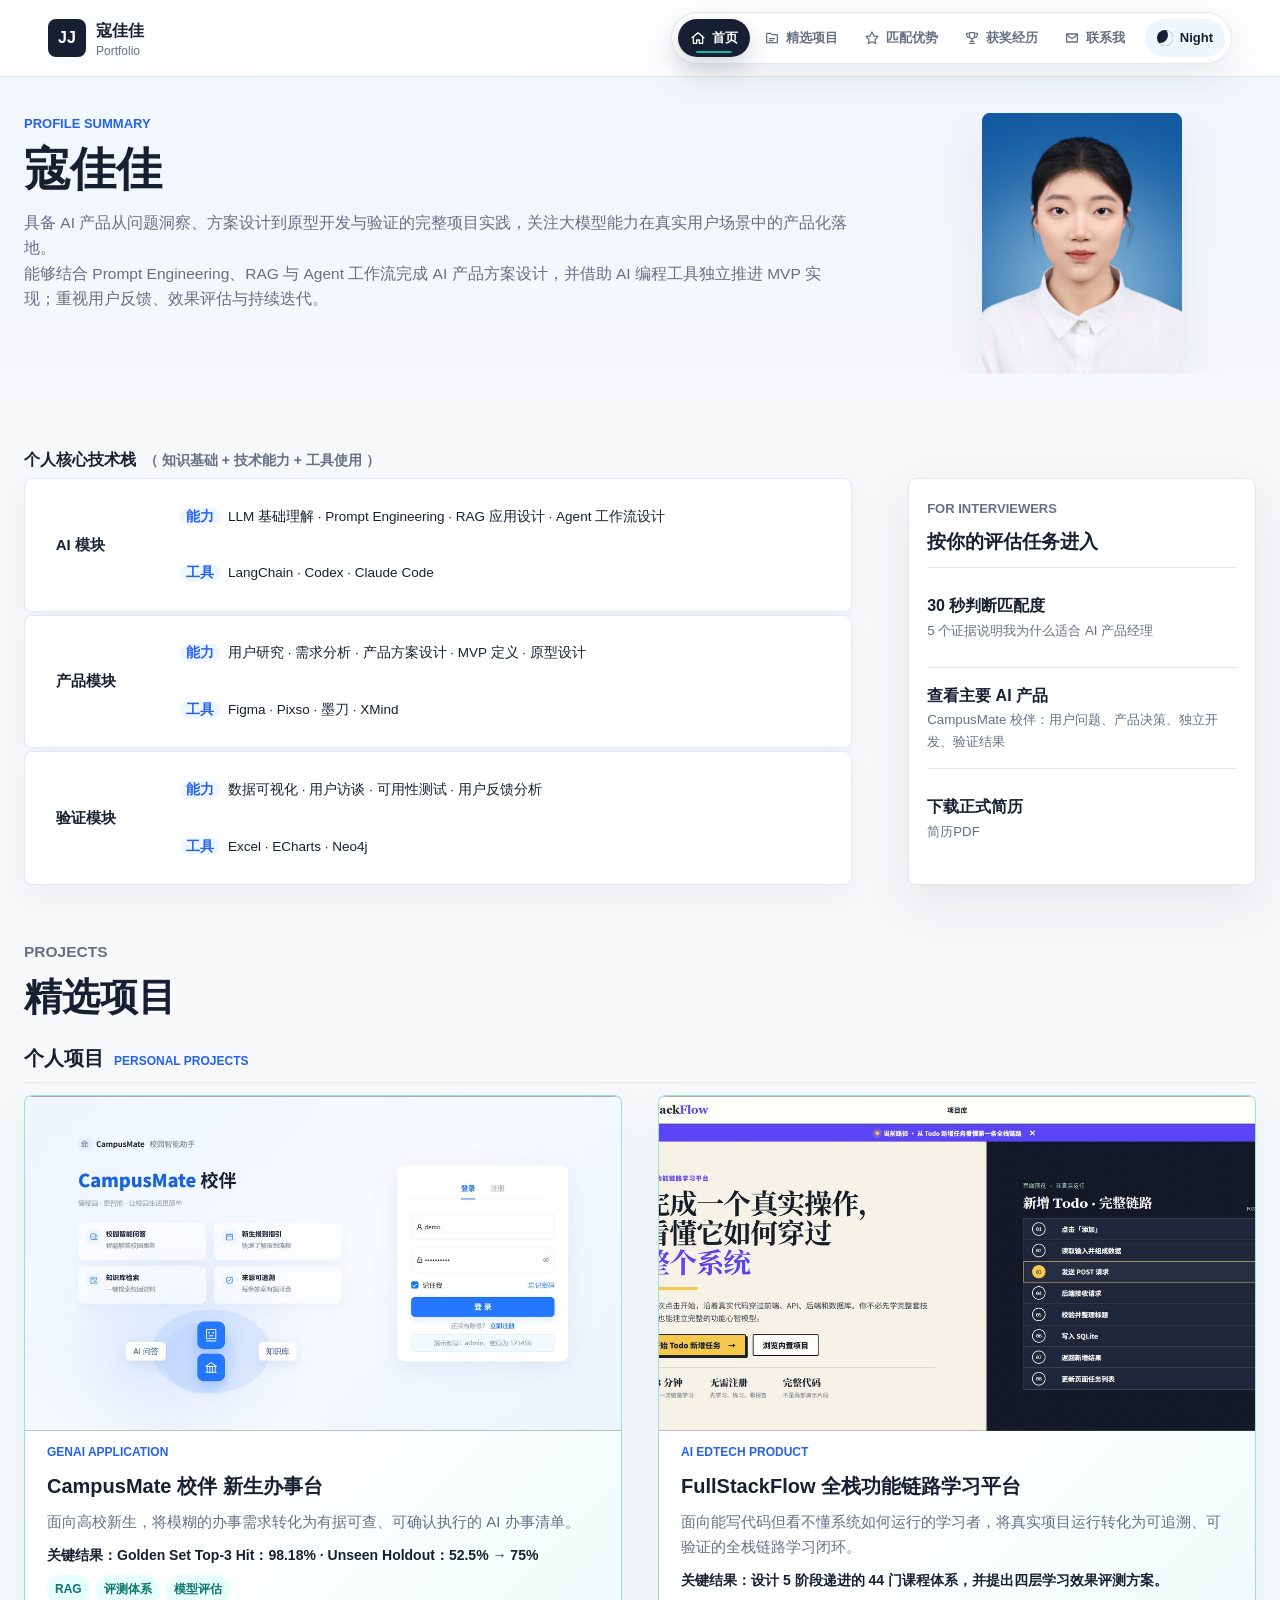
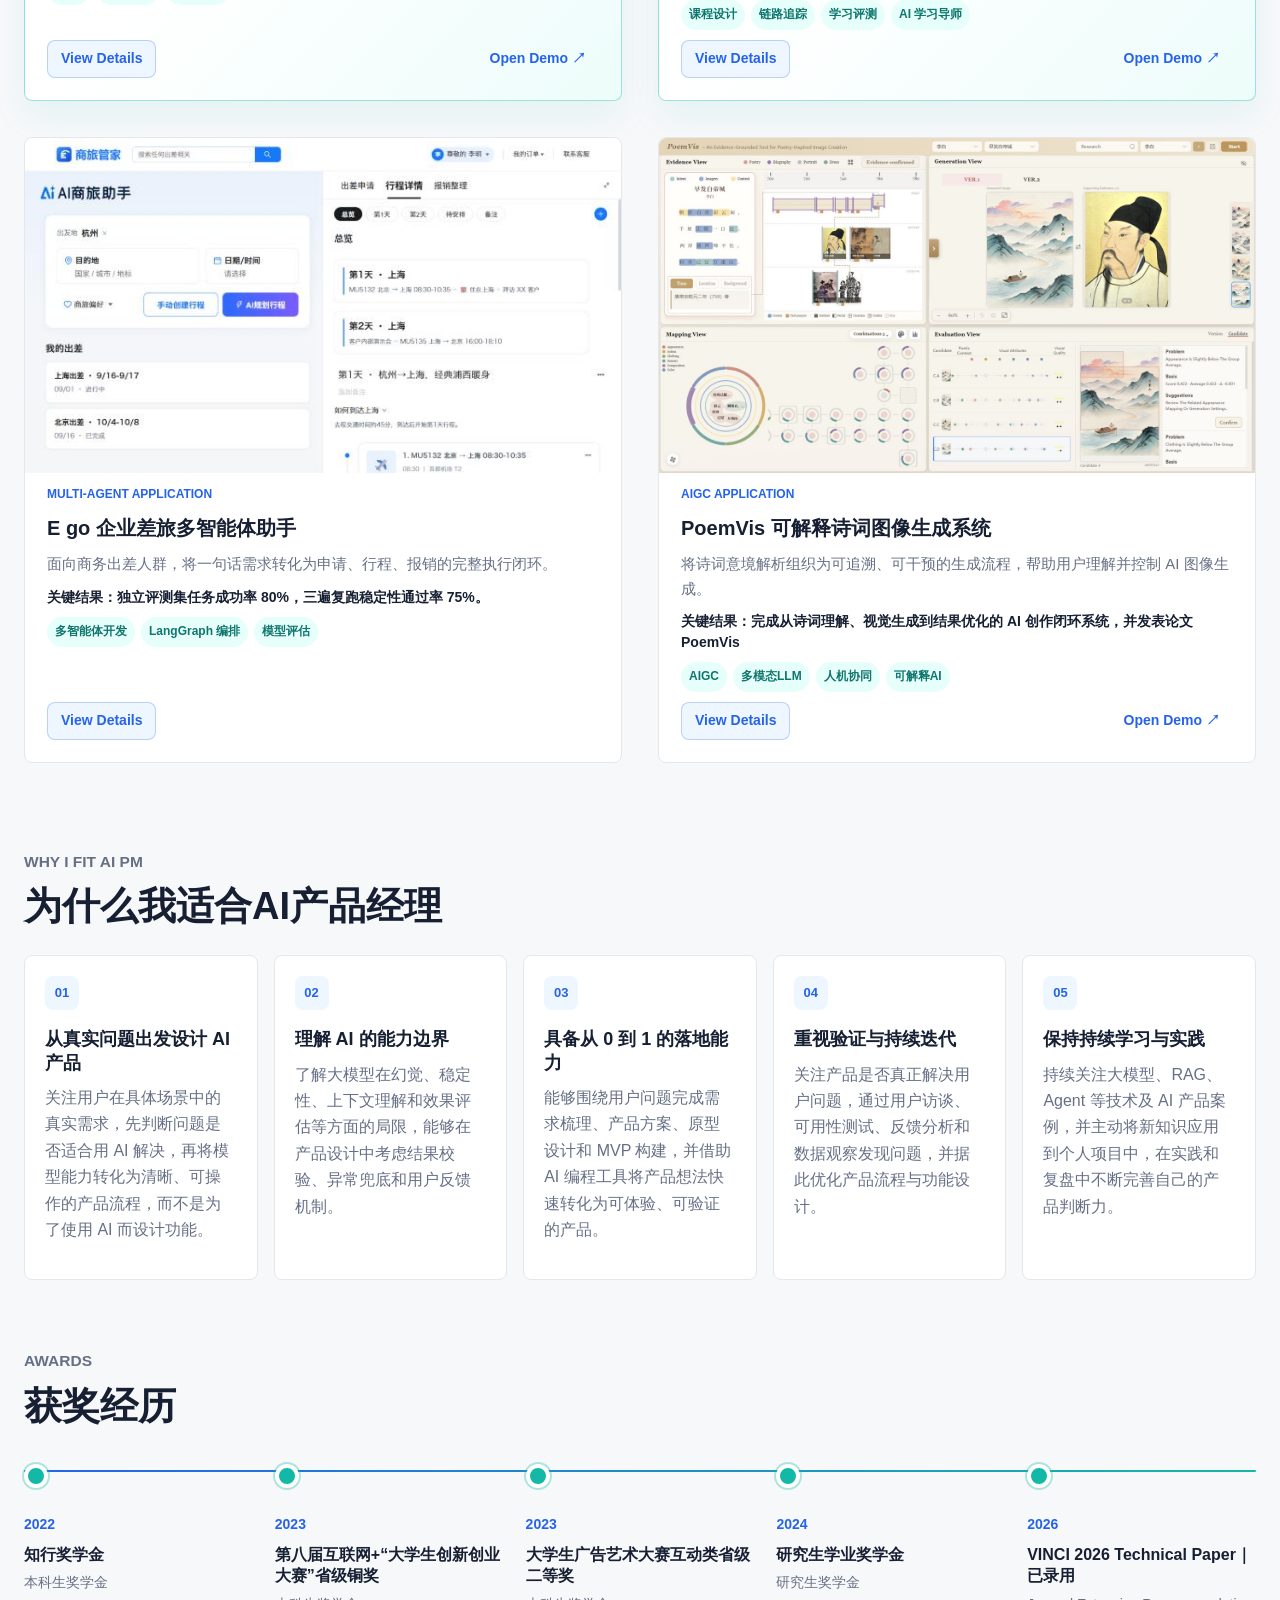
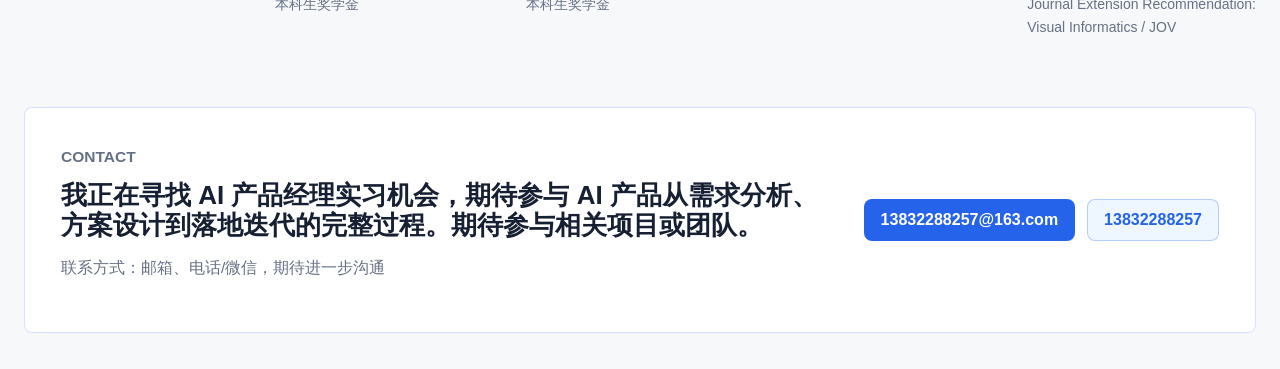
<file: index.html>
<!doctype html>
<html lang="zh-CN">
  <head>
    <meta charset="utf-8">
    <meta name="viewport" content="width=device-width, initial-scale=1">
    <title>寇佳佳 | Portfolio</title>
    <meta
      name="description"
      content="个人作品集模板：聚焦真实产品交付、AI 产品能力、数据决策、跨团队推进与产品案例复盘。"
    >
    <link rel="stylesheet" href="styles.css">
  </head>
  <body>
    <header class="site-header">
      <a class="brand" href="#top" aria-label="回到首页">
        <span class="brand-mark">JJ</span>
        <span>
          <strong>寇佳佳</strong>
          <small>Portfolio</small>
        </span>
      </a>

      <div class="nav-dock" aria-label="页面导航与主题切换">
        <nav class="nav-links" aria-label="主导航">
          <a href="#top" data-section="top">
            <span class="nav-icon" aria-hidden="true">
              <svg viewBox="0 0 24 24"><path d="M3 11.5 12 4l9 7.5"/><path d="M5 10.5V20h5v-5h4v5h5v-9.5"/></svg>
            </span>
            <span>首页</span>
          </a>
          <a href="#case-studies" data-section="case-studies">
            <span class="nav-icon" aria-hidden="true">
              <svg viewBox="0 0 24 24"><path d="M4 5h6l2 2h8v12H4V5Z"/><path d="M8 13h8"/><path d="M8 16h5"/></svg>
            </span>
            <span>精选项目</span>
          </a>
          <a href="#pm-fit" data-section="pm-fit">
            <span class="nav-icon" aria-hidden="true">
              <svg viewBox="0 0 24 24"><path d="M12 3l3 6 6 .9-4.5 4.4 1.1 6.2L12 17.6 6.4 20.5l1.1-6.2L3 9.9 9 9l3-6Z"/></svg>
            </span>
            <span>匹配优势</span>
          </a>
          <a href="#awards" data-section="awards">
            <span class="nav-icon" aria-hidden="true">
              <svg viewBox="0 0 24 24"><path d="M8 4h8v5a4 4 0 0 1-8 0V4Z"/><path d="M6 5H4v3a3 3 0 0 0 4 2.8"/><path d="M18 5h2v3a3 3 0 0 1-4 2.8"/><path d="M12 13v4"/><path d="M8 20h8"/><path d="M9.5 17h5"/></svg>
            </span>
            <span>获奖经历</span>
          </a>
          <a href="#contact" data-section="contact">
            <span class="nav-icon" aria-hidden="true">
              <svg viewBox="0 0 24 24"><path d="M4 6h16v12H4V6Z"/><path d="M4 7l8 6 8-6"/></svg>
            </span>
            <span>联系我</span>
          </a>
        </nav>

        <button class="theme-toggle" type="button" aria-label="切换夜间模式" aria-pressed="false">
          <span class="theme-icon" aria-hidden="true"></span>
          <span class="theme-label">Night</span>
        </button>
      </div>

    </header>

    <main id="top">
      <section class="hero section-shell">
        <div class="hero-copy">
          <p class="eyebrow">Profile Summary</p>
          <h1>寇佳佳</h1>
          <p class="hero-lede">
            <span>具备 AI 产品从问题洞察、方案设计到原型开发与验证的完整项目实践，关注大模型能力在真实用户场景中的产品化落地。</span>
            <span>能够结合 Prompt Engineering、RAG 与 Agent 工作流完成 AI 产品方案设计，并借助 AI 编程工具独立推进 MVP 实现；重视用户反馈、效果评估与持续迭代。</span>
          </p>

        </div>

        <div class="hero-stack-wrap" aria-label="核心技术栈">
          <h2>个人核心技术栈<span>（ 知识基础 + 技术能力 + 工具使用 ）</span></h2>
          <div class="hero-stack">
            <div>
              <span>AI 模块</span>
              <p><em>能力</em>LLM 基础理解 · Prompt Engineering · RAG 应用设计 · Agent 工作流设计</p>
              <p><em>工具</em>LangChain · Codex · Claude Code</p>
            </div>
            <div>
              <span>产品模块</span>
              <p><em>能力</em>用户研究 · 需求分析 · 产品方案设计 · MVP 定义 · 原型设计</p>
              <p><em>工具</em>Figma · Pixso · 墨刀 · XMind</p>
            </div>
            <div>
              <span>验证模块</span>
              <p><em>能力</em>数据可视化 · 用户访谈 · 可用性测试 · 用户反馈分析</p>
              <p><em>工具</em>Excel · ECharts · Neo4j</p>
            </div>
          </div>
        </div>

        <div class="hero-side">
          <figure class="hero-photo-wide">
            <img src="avatar.jpg" alt="寇佳佳头像">
          </figure>

          <aside class="interviewer-panel" aria-label="面试官快捷入口">
            <div class="panel-header">
              <span>For Interviewers</span>
              <strong>按你的评估任务进入</strong>
            </div>
            <a href="#pm-fit">
              <span>30 秒判断匹配度</span>
              <small>5 个证据说明我为什么适合 AI 产品经理</small>
            </a>
            <a href="#case-studies">
              <span>查看主要 AI 产品</span>
              <small>CampusMate 校伴：用户问题、产品决策、独立开发、验证结果</small>
            </a>
            <a href="resume.pdf" download>
              <span>下载正式简历</span>
              <small>简历PDF</small>
            </a>
          </aside>
        </div>
      </section>

      <section id="case-studies" class="case-studies section-shell">
        <div class="section-heading wide">
          <p class="eyebrow">Projects</p>
          <h2>精选项目</h2>
        </div>

        <div class="case-groups" role="tablist" aria-label="项目案例列表">
          <section class="case-group" aria-labelledby="personal-projects-title">
            <div class="case-group-heading">
              <h3 id="personal-projects-title">个人项目</h3>
              <span>Personal Projects</span>
            </div>
            <div class="project-card-grid six" aria-label="个人项目卡片">
              <article class="project-card project-card-highlight">
                <figure class="project-cover">
                  <img src="projects/project_1/web/1.jpg" alt="CampusMate 校伴 新生办事台登录页">
                </figure>
                <span class="project-type">GenAI Application</span>
                <h4>CampusMate 校伴 新生办事台</h4>
                <p>面向高校新生，将模糊的办事需求转化为有据可查、可确认执行的 AI 办事清单。</p>
                <strong>关键结果：Golden Set Top-3 Hit：98.18% · Unseen Holdout：52.5% → 75%</strong>
                <div class="project-tags"><span>RAG</span><span>评测体系</span><span>模型评估</span></div>
                <div class="project-actions"><a class="project-link" href="projects/project-1.html">View Details</a><a class="project-demo-link" href="#" data-demo="project-1">Open Demo ↗</a></div>
              </article>
              <article class="project-card project-card-highlight">
                <figure class="project-cover">
                  <img src="projects/project_2/web/1.jpg" alt="FullStackFlow 平台首页">
                </figure>
                <span class="project-type">AI EdTech Product</span>
                <h4>FullStackFlow 全栈功能链路学习平台</h4>
                <p>面向能写代码但看不懂系统如何运行的学习者，将真实项目运行转化为可追溯、可验证的全栈链路学习闭环。</p>
                <strong>关键结果：设计 5 阶段递进的 44 门课程体系，并提出四层学习效果评测方案。</strong>
                <div class="project-tags"><span>课程设计</span><span>链路追踪</span><span>学习评测</span><span>AI 学习导师</span></div>
                <div class="project-actions"><a class="project-link" href="projects/project-2.html">View Details</a><a class="project-demo-link" href="#" data-demo="project-2">Open Demo ↗</a></div>
              </article>
              <article class="project-card">
                <figure class="project-cover">
                  <img src="projects/project_3/mcp-Claude_Browser-blob-1791553545629-vzx702.jpg" alt="E go 企业差旅多智能体助手">
                </figure>
                <span class="project-type">Multi-Agent Application</span>
                <h4>E go 企业差旅多智能体助手</h4>
                <p>面向商务出差人群，将一句话需求转化为申请、行程、报销的完整执行闭环。</p>
                <strong>关键结果：独立评测集任务成功率 80%，三遍复跑稳定性通过率 75%。</strong>
                <div class="project-tags"><span>多智能体开发</span><span>LangGraph 编排</span><span>模型评估</span></div>
                <div class="project-actions"><a class="project-link" href="projects/project-3.html">View Details</a></div>
              </article>
              <article class="project-card">
                <figure class="project-cover">
                  <img src="projects/project_4/web/4.jpg" alt="PoemVis 可解释诗词图像生成系统">
                </figure>
                <span class="project-type">AIGC Application</span>
                <h4>PoemVis 可解释诗词图像生成系统</h4>
                <p>将诗词意境解析组织为可追溯、可干预的生成流程，帮助用户理解并控制 AI 图像生成。</p>
                <strong>关键结果：完成从诗词理解、视觉生成到结果优化的 AI 创作闭环系统，并发表论文 PoemVis</strong>
                <div class="project-tags"><span>AIGC</span><span>多模态LLM</span><span>人机协同</span><span>可解释AI</span></div>
                <div class="project-actions"><a class="project-link" href="projects/project-4.html">View Details</a><a class="project-demo-link" href="#" data-demo="project-4">Open Demo ↗</a></div>
              </article>
            </div>
          </section>

        </div>
      </section>

      <section id="pm-fit" class="pm-fit section-shell">
        <div class="section-heading wide">
          <p class="eyebrow">Why I Fit AI PM</p>
          <h2>为什么我适合AI产品经理</h2>
        </div>
        <div class="proof-grid">
          <article class="proof-card"><span>01</span><h3>从真实问题出发设计 AI 产品</h3><p>关注用户在具体场景中的真实需求，先判断问题是否适合用 AI 解决，再将模型能力转化为清晰、可操作的产品流程，而不是为了使用 AI 而设计功能。</p></article>
          <article class="proof-card"><span>02</span><h3>理解 AI 的能力边界</h3><p>了解大模型在幻觉、稳定性、上下文理解和效果评估等方面的局限，能够在产品设计中考虑结果校验、异常兜底和用户反馈机制。</p></article>
          <article class="proof-card"><span>03</span><h3>具备从 0 到 1 的落地能力</h3><p>能够围绕用户问题完成需求梳理、产品方案、原型设计和 MVP 构建，并借助 AI 编程工具将产品想法快速转化为可体验、可验证的产品。</p></article>
          <article class="proof-card"><span>04</span><h3>重视验证与持续迭代</h3><p>关注产品是否真正解决用户问题，通过用户访谈、可用性测试、反馈分析和数据观察发现问题，并据此优化产品流程与功能设计。</p></article>
          <article class="proof-card"><span>05</span><h3>保持持续学习与实践</h3><p>持续关注大模型、RAG、Agent 等技术及 AI 产品案例，并主动将新知识应用到个人项目中，在实践和复盘中不断完善自己的产品判断力。</p></article>
        </div>
      </section>

      <section id="awards" class="awards section-shell">
        <div class="section-heading wide">
          <p class="eyebrow">Awards</p>
          <h2>获奖经历</h2>
        </div>

        <div class="award-timeline" aria-label="获奖经历时间轴">
          <article class="award-milestone"><span>2022</span><strong>知行奖学金</strong><p>本科生奖学金</p></article>
          <article class="award-milestone"><span>2023</span><strong>第八届互联网+“大学生创新创业大赛”省级铜奖</strong><p>本科生奖学金</p></article>
          <article class="award-milestone"><span>2023</span><strong>大学生广告艺术大赛互动类省级二等奖</strong><p>本科生奖学金</p></article>
          <article class="award-milestone"><span>2024</span><strong>研究生学业奖学金</strong><p>研究生奖学金</p></article>
          <article class="award-milestone"><span>2026</span><strong>VINCI 2026 Technical Paper｜已录用</strong><p>Journal Extension Recommendation: Visual Informatics / JOV</p></article>
        </div>
      </section>

      <section id="contact" class="contact section-shell">
        <div>
          <p class="eyebrow">Contact</p>
          <h2>我正在寻找 AI 产品经理实习机会，期待参与 AI 产品从需求分析、方案设计到落地迭代的完整过程。期待参与相关项目或团队。</h2>
          <p>联系方式：邮箱、电话/微信，期待进一步沟通</p>
        </div>
        <div class="contact-actions">
          <a class="btn primary" href="mailto:13832288257@163.com">13832288257@163.com</a>
          <a class="btn secondary" href="tel:+8613832288257">13832288257</a>
        </div>
      </section>
    </main>

    <div class="mobile-action-bar" aria-label="移动端快捷操作">
      <a href="#case-studies">Projects</a>
      <a href="resume.pdf" download>Resume</a>
      <a href="mailto:13832288257@163.com">Contact</a>
    </div>

    <script src="script.js"></script>
  </body>
</html>
</file>
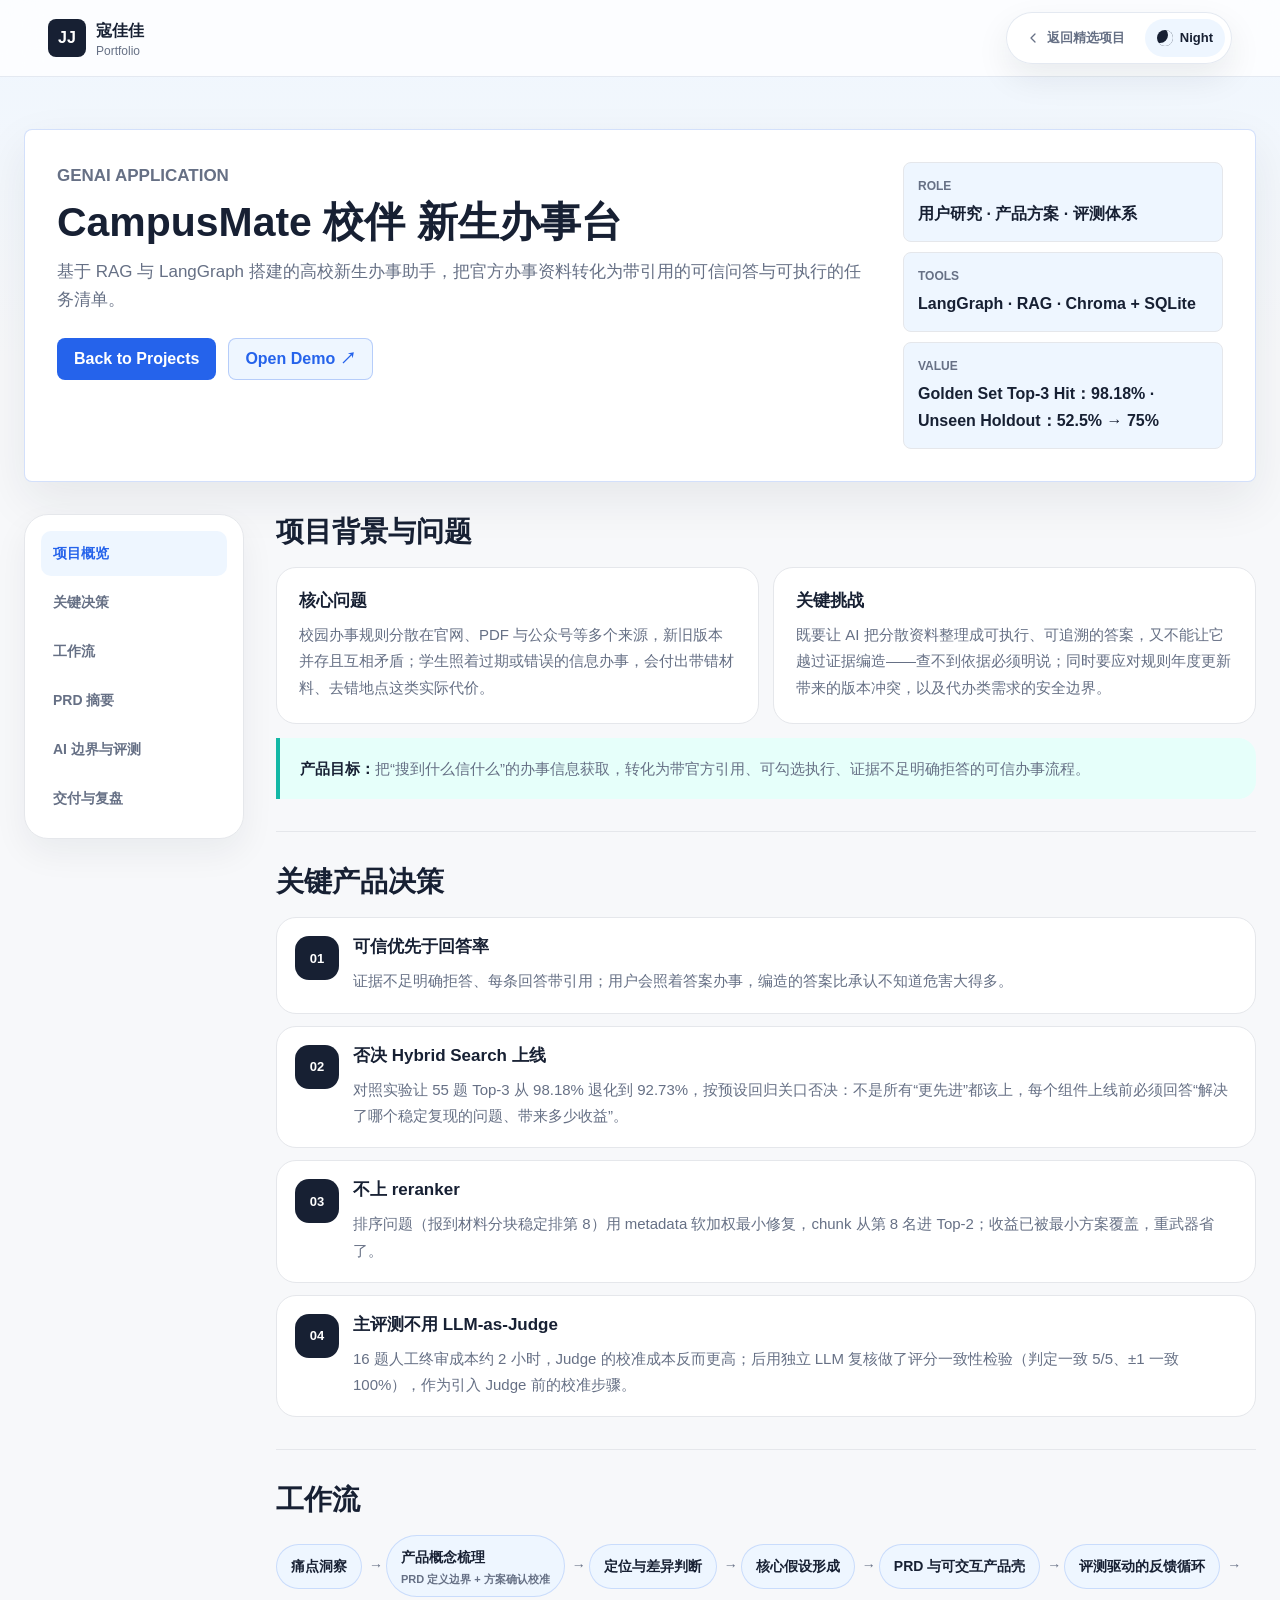
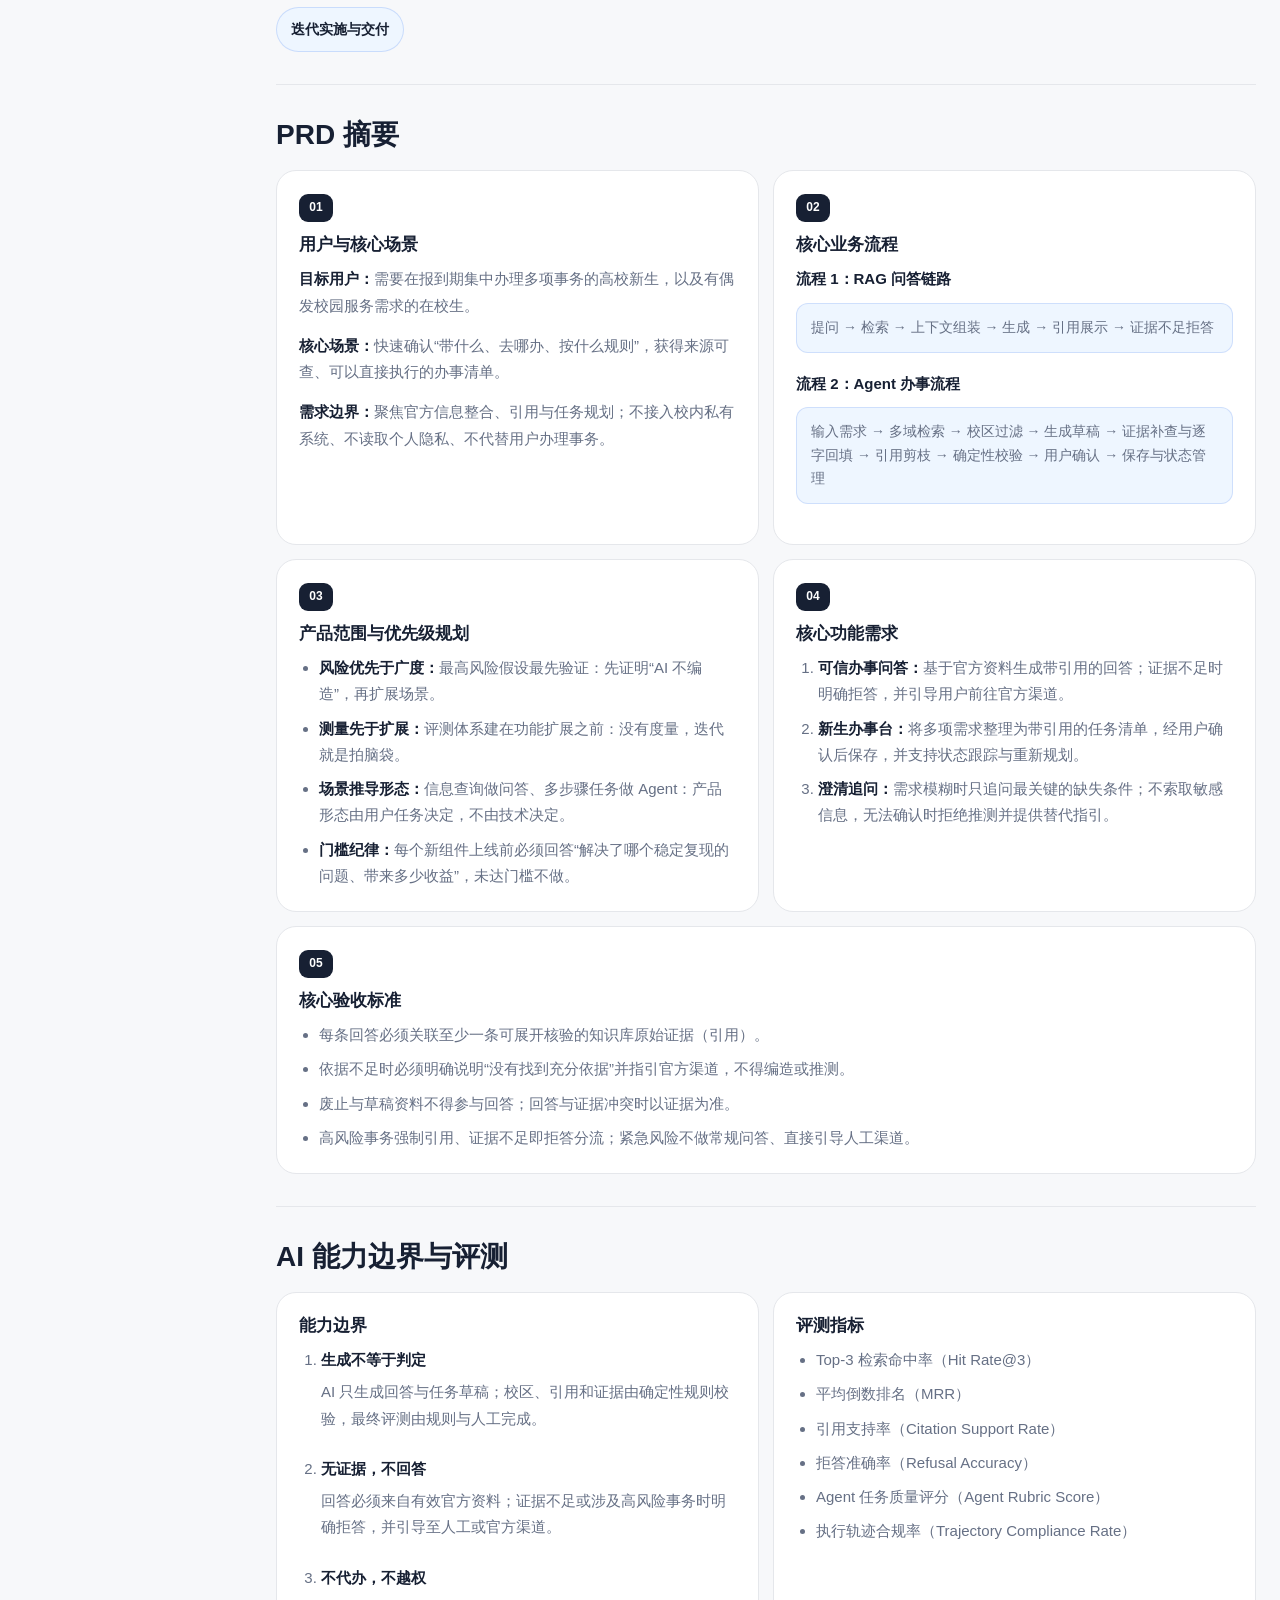
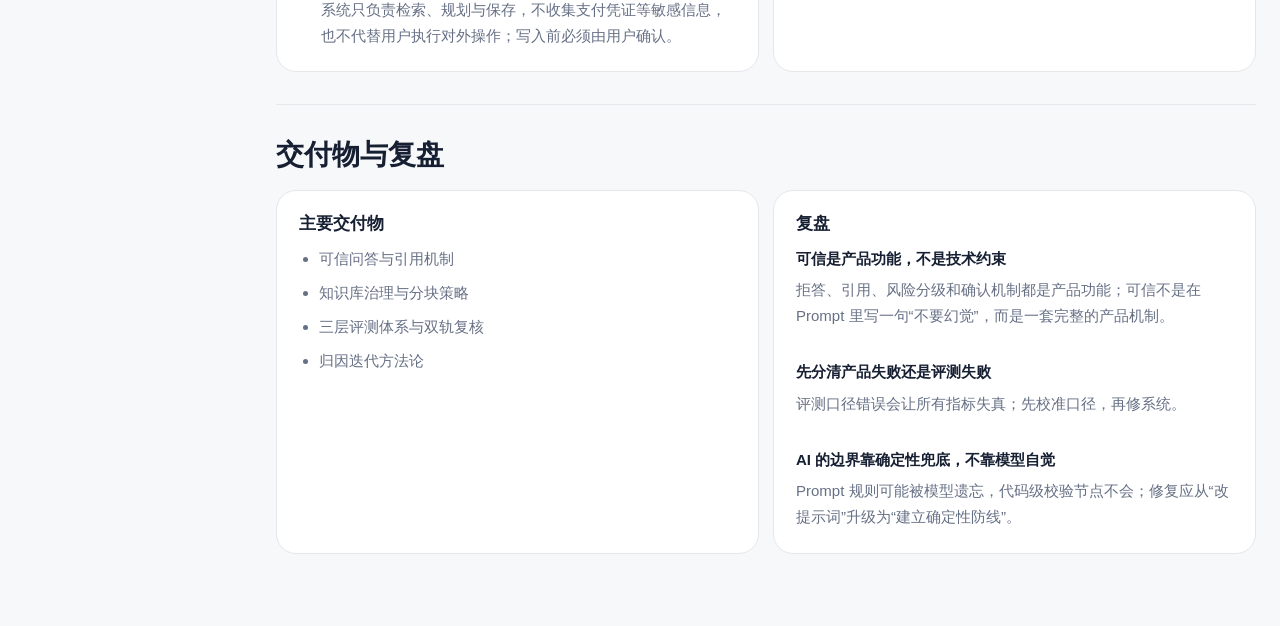
<file: projects/project-1.html>
<!doctype html>
<html lang="zh-CN">
  <head>
    <meta charset="utf-8">
    <meta name="viewport" content="width=device-width, initial-scale=1">
    <title>CampusMate 校伴 新生办事台 | 寇佳佳</title>
    <meta name="description" content="寇佳佳的 AI 产品项目详情。">
    <link rel="stylesheet" href="../styles.css">
  </head>
  <body class="project-page">
    <header class="site-header">
      <a class="brand" href="../index.html#top" aria-label="返回作品集首页">
        <span class="brand-mark">JJ</span>
        <span>
          <strong>寇佳佳</strong>
          <small>Portfolio</small>
        </span>
      </a>

      <div class="nav-dock" aria-label="项目详情页导航与主题切换">
        <nav class="nav-links" aria-label="项目详情页导航">
          <a href="../index.html#case-studies">
            <span class="nav-icon" aria-hidden="true">
              <svg viewBox="0 0 24 24"><path d="M15 18l-6-6 6-6"/></svg>
            </span>
            <span>返回精选项目</span>
          </a>
        </nav>
        <button class="theme-toggle" type="button" aria-label="切换夜间模式" aria-pressed="false">
          <span class="theme-icon" aria-hidden="true"></span>
          <span class="theme-label">Night</span>
        </button>
      </div>
    </header>

    <main class="project-detail section-shell">
      <section class="project-detail-hero">
        <div>
          <p class="eyebrow">GenAI Application</p>
          <h1 class="project-detail-title-compact">CampusMate 校伴 新生办事台</h1>
          <p>基于 RAG 与 LangGraph 搭建的高校新生办事助手，把官方办事资料转化为带引用的可信问答与可执行的任务清单。</p>
          <div class="project-detail-actions">
            <a class="btn primary" href="../index.html#case-studies">Back to Projects</a>
              <a class="btn secondary" href="#" data-demo="project-1">Open Demo ↗</a>
          </div>
        </div>

        <aside class="project-facts" aria-label="项目概览">
          <div><span>Role</span><strong>用户研究 · 产品方案 · 评测体系</strong></div>
          <div><span>Tools</span><strong>LangGraph · RAG · Chroma + SQLite</strong></div>
          <div><span>Value</span><strong>Golden Set Top-3 Hit：98.18% · Unseen Holdout：52.5% → 75%</strong></div>
        </aside>
      </section>

      <div class="project-story-layout">
        <aside class="project-toc" aria-label="项目详情目录">
          <a class="is-active" href="#project-overview">项目概览</a>
          <a href="#key-decisions">关键决策</a>
          <a href="#user-flow">工作流</a>
          <a href="#prd-summary">PRD 摘要</a>
          <a href="#ai-evaluation">AI 边界与评测</a>
          <a href="#delivery-review">交付与复盘</a>
        </aside>

        <div class="project-story-content">
          <section id="project-overview" class="project-story-section">
            <h2>项目背景与问题</h2>
            <div class="project-content-grid">
              <article class="project-content-card">
                <h3>核心问题</h3>
                <p>校园办事规则分散在官网、PDF 与公众号等多个来源，新旧版本并存且互相矛盾；学生照着过期或错误的信息办事，会付出带错材料、去错地点这类实际代价。</p>
              </article>
              <article class="project-content-card">
                <h3>关键挑战</h3>
                <p>既要让 AI 把分散资料整理成可执行、可追溯的答案，又不能让它越过证据编造——查不到依据必须明说；同时要应对规则年度更新带来的版本冲突，以及代办类需求的安全边界。</p>
              </article>
            </div>
            <div class="project-goal-callout"><strong>产品目标：</strong>把“搜到什么信什么”的办事信息获取，转化为带官方引用、可勾选执行、证据不足明确拒答的可信办事流程。</div>
          </section>

          <section id="key-decisions" class="project-story-section">
            <h2>关键产品决策</h2>
            <div class="project-decision-list">
              <article><span>01</span><div><h3>可信优先于回答率</h3><p>证据不足明确拒答、每条回答带引用；用户会照着答案办事，编造的答案比承认不知道危害大得多。</p></div></article>
              <article><span>02</span><div><h3>否决 Hybrid Search 上线</h3><p>对照实验让 55 题 Top-3 从 98.18% 退化到 92.73%，按预设回归关口否决：不是所有“更先进”都该上，每个组件上线前必须回答“解决了哪个稳定复现的问题、带来多少收益”。</p></div></article>
              <article><span>03</span><div><h3>不上 reranker</h3><p>排序问题（报到材料分块稳定排第 8）用 metadata 软加权最小修复，chunk 从第 8 名进 Top-2；收益已被最小方案覆盖，重武器省了。</p></div></article>
              <article><span>04</span><div><h3>主评测不用 LLM-as-Judge</h3><p>16 题人工终审成本约 2 小时，Judge 的校准成本反而更高；后用独立 LLM 复核做了评分一致性检验（判定一致 5/5、±1 一致 100%），作为引入 Judge 前的校准步骤。</p></div></article>
            </div>
          </section>

          <section id="user-flow" class="project-story-section">
            <h2>工作流</h2>
            <div class="project-flow" aria-label="CampusMate 项目工作流">
              <span>痛点洞察</span>
              <span>产品概念梳理<br><small>PRD 定义边界 + 方案确认校准</small></span>
              <span>定位与差异判断</span>
              <span>核心假设形成</span>
              <span>PRD 与可交互产品壳</span>
              <span>评测驱动的反馈循环</span>
              <span>迭代实施与交付</span>
            </div>
          </section>

          <section id="prd-summary" class="project-story-section">
            <h2>PRD 摘要</h2>
            <div class="project-content-grid project-prd-grid">
              <article class="project-content-card">
                <span class="project-card-index">01</span>
                <h3>用户与核心场景</h3>
                <p><strong>目标用户：</strong>需要在报到期集中办理多项事务的高校新生，以及有偶发校园服务需求的在校生。</p>
                <p><strong>核心场景：</strong>快速确认“带什么、去哪办、按什么规则”，获得来源可查、可以直接执行的办事清单。</p>
                <p><strong>需求边界：</strong>聚焦官方信息整合、引用与任务规划；不接入校内私有系统、不读取个人隐私、不代替用户办理事务。</p>
              </article>
              <article class="project-content-card">
                <span class="project-card-index">02</span>
                <h3>核心业务流程</h3>
                <p><strong>流程 1：RAG 问答链路</strong></p>
                <div class="project-process-line">提问 → 检索 → 上下文组装 → 生成 → 引用展示 → 证据不足拒答</div>
                <p><strong>流程 2：Agent 办事流程</strong></p>
                <div class="project-process-line">输入需求 → 多域检索 → 校区过滤 → 生成草稿 → 证据补查与逐字回填 → 引用剪枝 → 确定性校验 → 用户确认 → 保存与状态管理</div>
              </article>
              <article class="project-content-card">
                <span class="project-card-index">03</span>
                <h3>产品范围与优先级规划</h3>
                <ul>
                  <li><strong>风险优先于广度：</strong>最高风险假设最先验证：先证明“AI 不编造”，再扩展场景。</li>
                  <li><strong>测量先于扩展：</strong>评测体系建在功能扩展之前：没有度量，迭代就是拍脑袋。</li>
                  <li><strong>场景推导形态：</strong>信息查询做问答、多步骤任务做 Agent：产品形态由用户任务决定，不由技术决定。</li>
                  <li><strong>门槛纪律：</strong>每个新组件上线前必须回答“解决了哪个稳定复现的问题、带来多少收益”，未达门槛不做。</li>
                </ul>
              </article>
              <article class="project-content-card">
                <span class="project-card-index">04</span>
                <h3>核心功能需求</h3>
                <ol>
                  <li><strong>可信办事问答：</strong>基于官方资料生成带引用的回答；证据不足时明确拒答，并引导用户前往官方渠道。</li>
                  <li><strong>新生办事台：</strong>将多项需求整理为带引用的任务清单，经用户确认后保存，并支持状态跟踪与重新规划。</li>
                  <li><strong>澄清追问：</strong>需求模糊时只追问最关键的缺失条件；不索取敏感信息，无法确认时拒绝推测并提供替代指引。</li>
                </ol>
              </article>
              <article class="project-content-card wide">
                <span class="project-card-index">05</span>
                <h3>核心验收标准</h3>
                <ul>
                  <li>每条回答必须关联至少一条可展开核验的知识库原始证据（引用）。</li>
                  <li>依据不足时必须明确说明“没有找到充分依据”并指引官方渠道，不得编造或推测。</li>
                  <li>废止与草稿资料不得参与回答；回答与证据冲突时以证据为准。</li>
                  <li>高风险事务强制引用、证据不足即拒答分流；紧急风险不做常规问答、直接引导人工渠道。</li>
                </ul>
              </article>
            </div>
          </section>

          <section id="ai-evaluation" class="project-story-section">
            <h2>AI 能力边界与评测</h2>
            <div class="project-content-grid">
              <article class="project-content-card">
                <h3>能力边界</h3>
                <ol class="project-boundary-list">
                  <li><strong>生成不等于判定</strong><p>AI 只生成回答与任务草稿；校区、引用和证据由确定性规则校验，最终评测由规则与人工完成。</p></li>
                  <li><strong>无证据，不回答</strong><p>回答必须来自有效官方资料；证据不足或涉及高风险事务时明确拒答，并引导至人工或官方渠道。</p></li>
                  <li><strong>不代办，不越权</strong><p>系统只负责检索、规划与保存，不收集支付凭证等敏感信息，也不代替用户执行对外操作；写入前必须由用户确认。</p></li>
                </ol>
              </article>
              <article class="project-content-card">
                <h3>评测指标</h3>
                <ul>
                  <li>Top-3 检索命中率（Hit Rate@3）</li>
                  <li>平均倒数排名（MRR）</li>
                  <li>引用支持率（Citation Support Rate）</li>
                  <li>拒答准确率（Refusal Accuracy）</li>
                  <li>Agent 任务质量评分（Agent Rubric Score）</li>
                  <li>执行轨迹合规率（Trajectory Compliance Rate）</li>
                </ul>
              </article>
            </div>
          </section>

          <section id="delivery-review" class="project-story-section">
            <h2>交付物与复盘</h2>
            <div class="project-content-grid">
              <article class="project-content-card">
                <h3>主要交付物</h3>
                <ul>
                  <li>可信问答与引用机制</li>
                  <li>知识库治理与分块策略</li>
                  <li>三层评测体系与双轨复核</li>
                  <li>归因迭代方法论</li>
                </ul>
              </article>
              <article class="project-content-card">
                <h3>复盘</h3>
                <div class="project-review-list">
                  <p><strong>可信是产品功能，不是技术约束</strong>拒答、引用、风险分级和确认机制都是产品功能；可信不是在 Prompt 里写一句“不要幻觉”，而是一套完整的产品机制。</p>
                  <p><strong>先分清产品失败还是评测失败</strong>评测口径错误会让所有指标失真；先校准口径，再修系统。</p>
                  <p><strong>AI 的边界靠确定性兜底，不靠模型自觉</strong>Prompt 规则可能被模型遗忘，代码级校验节点不会；修复应从“改提示词”升级为“建立确定性防线”。</p>
                </div>
              </article>
            </div>
          </section>
        </div>
      </div>
    </main>

    <script src="../script.js"></script>
  </body>
</html>
</file>
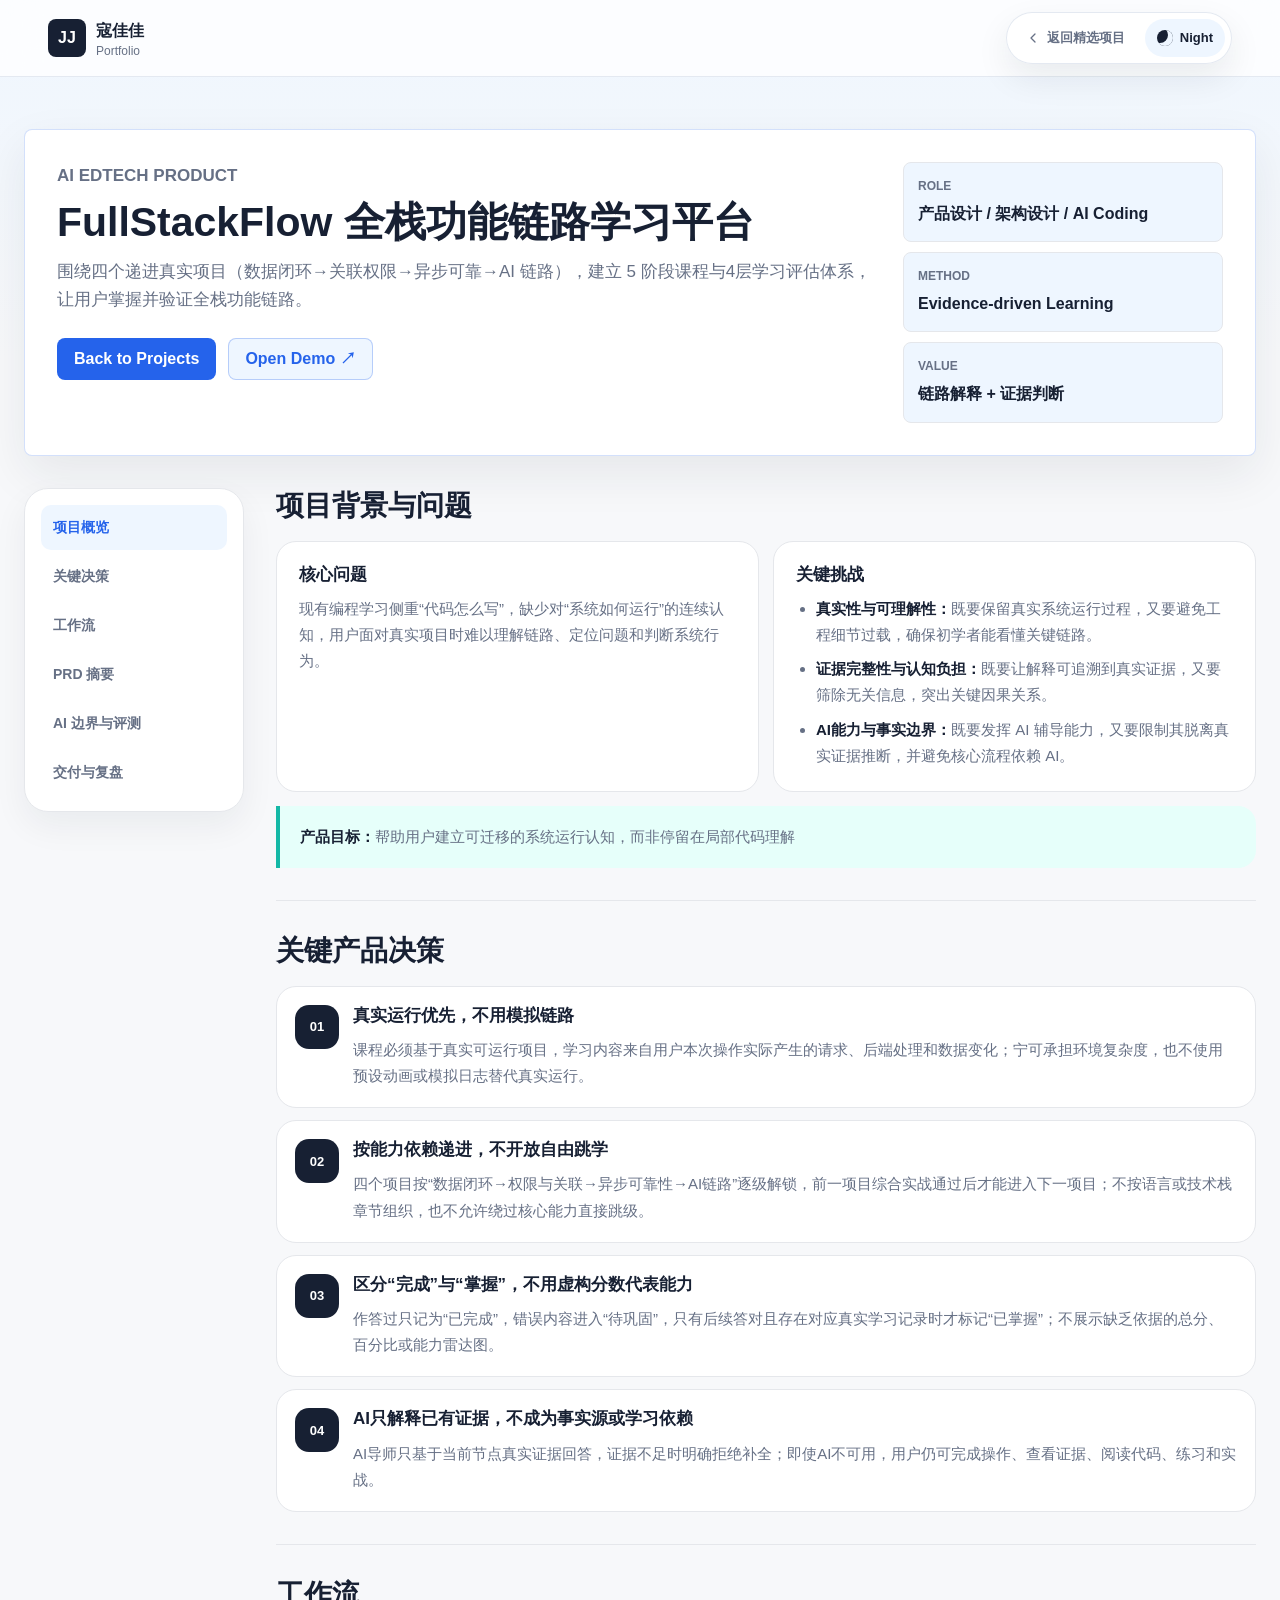
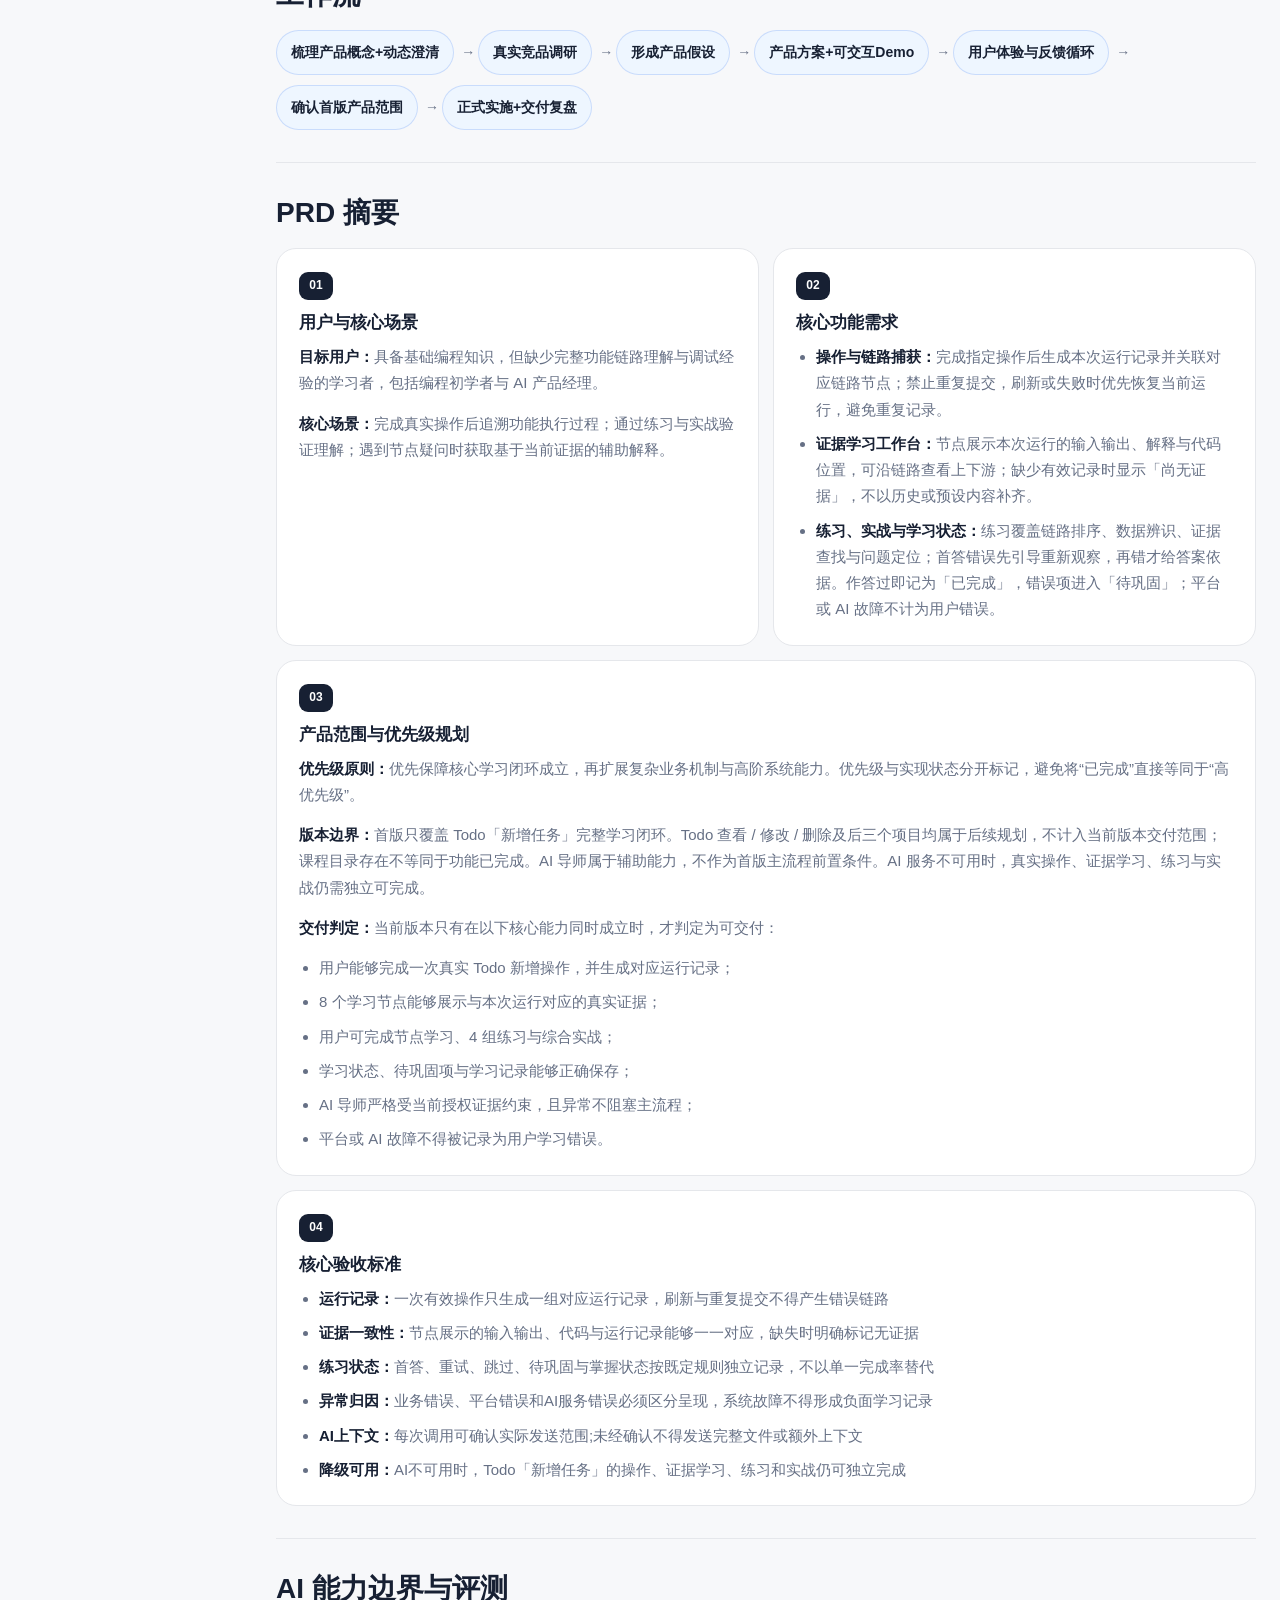
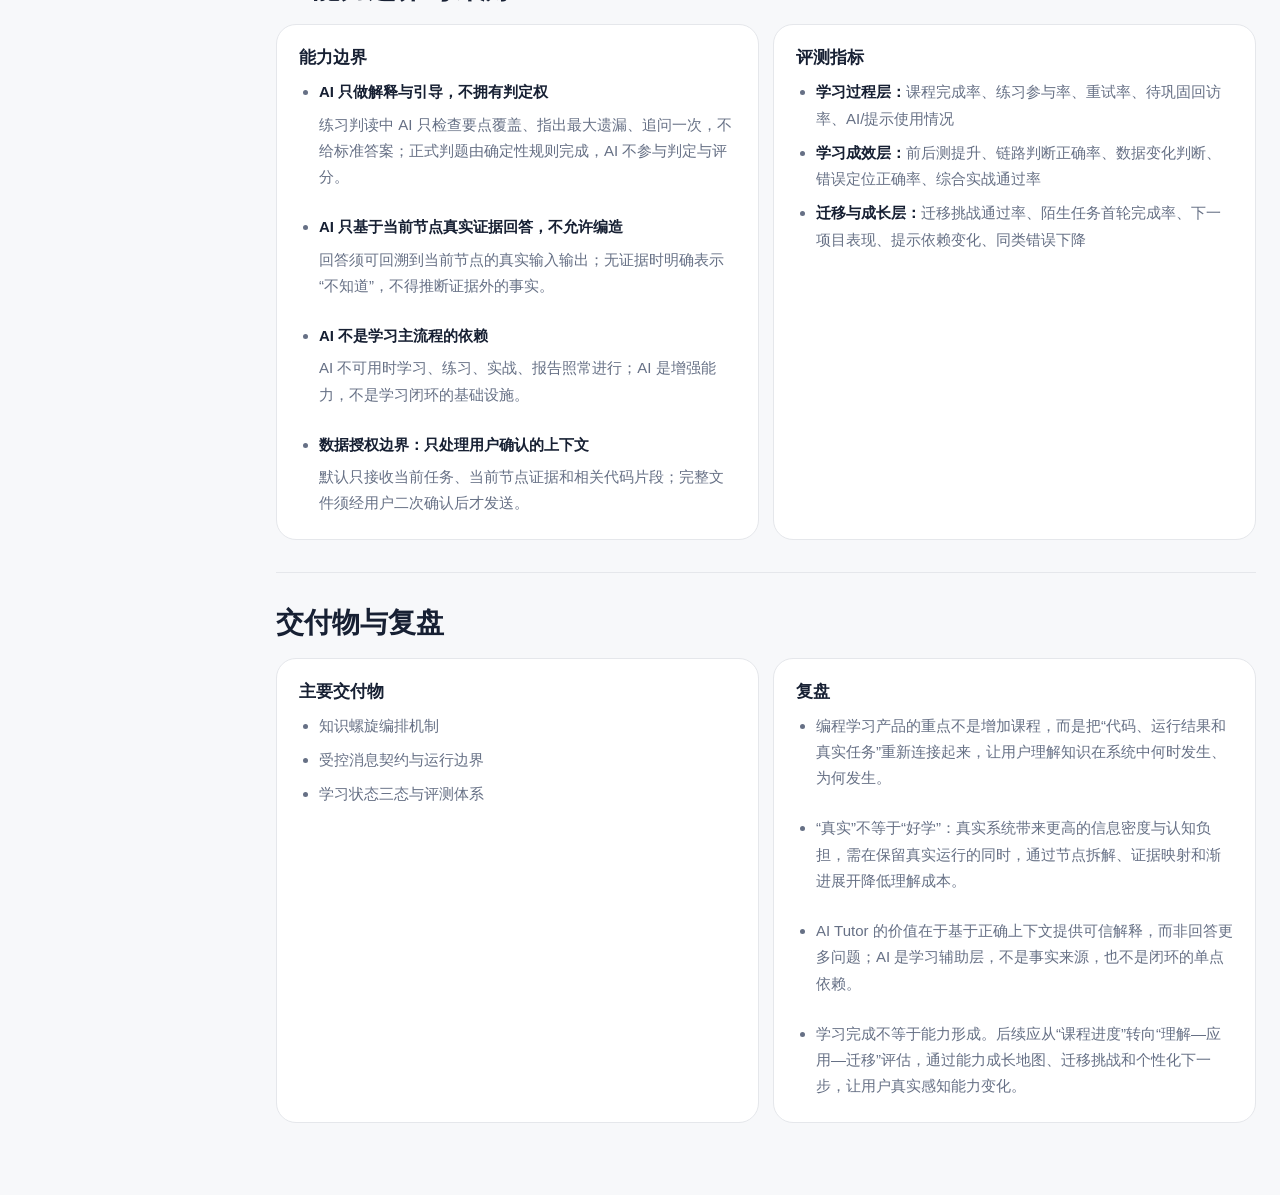
<file: projects/project-2.html>
<!doctype html>
<html lang="zh-CN">
  <head>
    <meta charset="utf-8">
    <meta name="viewport" content="width=device-width, initial-scale=1">
    <title>FullStackFlow 全栈功能链路学习平台 | 寇佳佳</title>
    <meta name="description" content="寇佳佳的 AI 产品项目详情。">
    <link rel="stylesheet" href="../styles.css">
  </head>
  <body class="project-page">
    <header class="site-header">
      <a class="brand" href="../index.html#top" aria-label="返回作品集首页">
        <span class="brand-mark">JJ</span>
        <span>
          <strong>寇佳佳</strong>
          <small>Portfolio</small>
        </span>
      </a>

      <div class="nav-dock" aria-label="项目详情页导航与主题切换">
        <nav class="nav-links" aria-label="项目详情页导航">
          <a href="../index.html#case-studies">
            <span class="nav-icon" aria-hidden="true">
              <svg viewBox="0 0 24 24"><path d="M15 18l-6-6 6-6"/></svg>
            </span>
            <span>返回精选项目</span>
          </a>
        </nav>
        <button class="theme-toggle" type="button" aria-label="切换夜间模式" aria-pressed="false">
          <span class="theme-icon" aria-hidden="true"></span>
          <span class="theme-label">Night</span>
        </button>
      </div>
    </header>

    <main class="project-detail section-shell">
      <section class="project-detail-hero">
        <div>
          <p class="eyebrow">AI EdTech Product</p>
          <h1 class="project-detail-title-compact">FullStackFlow 全栈功能链路学习平台</h1>
          <p>围绕四个递进真实项目（数据闭环→关联权限→异步可靠→AI 链路），建立 5 阶段课程与4层学习评估体系，让用户掌握并验证全栈功能链路。</p>
          <div class="project-detail-actions">
            <a class="btn primary" href="../index.html#case-studies">Back to Projects</a>
              <a class="btn secondary" href="#" data-demo="project-2">Open Demo ↗</a>
          </div>
        </div>

        <aside class="project-facts" aria-label="项目概览">
          <div><span>Role</span><strong>产品设计 / 架构设计 / AI Coding</strong></div>
          <div><span>Method</span><strong>Evidence-driven Learning</strong></div>
          <div><span>Value</span><strong>链路解释 + 证据判断</strong></div>
        </aside>
      </section>

      <div class="project-story-layout">
        <aside class="project-toc" aria-label="项目详情目录">
          <a class="is-active" href="#project-overview">项目概览</a>
          <a href="#key-decisions">关键决策</a>
          <a href="#user-flow">工作流</a>
          <a href="#prd-summary">PRD 摘要</a>
          <a href="#ai-evaluation">AI 边界与评测</a>
          <a href="#delivery-review">交付与复盘</a>
        </aside>

        <div class="project-story-content">
          <section id="project-overview" class="project-story-section">
            <h2>项目背景与问题</h2>
            <div class="project-content-grid">
              <article class="project-content-card">
                <h3>核心问题</h3>
                <p>现有编程学习侧重“代码怎么写”，缺少对“系统如何运行”的连续认知，用户面对真实项目时难以理解链路、定位问题和判断系统行为。</p>
              </article>
              <article class="project-content-card">
                <h3>关键挑战</h3>
                <ul>
                  <li><strong>真实性与可理解性：</strong>既要保留真实系统运行过程，又要避免工程细节过载，确保初学者能看懂关键链路。</li>
                  <li><strong>证据完整性与认知负担：</strong>既要让解释可追溯到真实证据，又要筛除无关信息，突出关键因果关系。</li>
                  <li><strong>AI能力与事实边界：</strong>既要发挥 AI 辅导能力，又要限制其脱离真实证据推断，并避免核心流程依赖 AI。</li>
                </ul>
              </article>
            </div>
            <div class="project-goal-callout"><strong>产品目标：</strong>帮助用户建立可迁移的系统运行认知，而非停留在局部代码理解</div>
          </section>

          <section id="key-decisions" class="project-story-section">
            <h2>关键产品决策</h2>
            <div class="project-decision-list">
              <article><span>01</span><div><h3>真实运行优先，不用模拟链路</h3><p>课程必须基于真实可运行项目，学习内容来自用户本次操作实际产生的请求、后端处理和数据变化；宁可承担环境复杂度，也不使用预设动画或模拟日志替代真实运行。</p></div></article>
              <article><span>02</span><div><h3>按能力依赖递进，不开放自由跳学</h3><p>四个项目按“数据闭环→权限与关联→异步可靠性→AI链路”逐级解锁，前一项目综合实战通过后才能进入下一项目；不按语言或技术栈章节组织，也不允许绕过核心能力直接跳级。</p></div></article>
              <article><span>03</span><div><h3>区分“完成”与“掌握”，不用虚构分数代表能力</h3><p>作答过只记为“已完成”，错误内容进入“待巩固”，只有后续答对且存在对应真实学习记录时才标记“已掌握”；不展示缺乏依据的总分、百分比或能力雷达图。</p></div></article>
              <article><span>04</span><div><h3>AI只解释已有证据，不成为事实源或学习依赖</h3><p>AI导师只基于当前节点真实证据回答，证据不足时明确拒绝补全；即使AI不可用，用户仍可完成操作、查看证据、阅读代码、练习和实战。</p></div></article>
            </div>
          </section>

          <section id="user-flow" class="project-story-section">
            <h2>工作流</h2>
            <div class="project-flow" aria-label="FullStackFlow 项目工作流">
              <span>梳理产品概念+动态澄清</span>
              <span>真实竞品调研</span>
              <span>形成产品假设</span>
              <span>产品方案+可交互Demo</span>
              <span>用户体验与反馈循环</span>
              <span>确认首版产品范围</span>
              <span>正式实施+交付复盘</span>
            </div>
          </section>

          <section id="prd-summary" class="project-story-section">
            <h2>PRD 摘要</h2>
            <div class="project-content-grid project-prd-grid">
              <article class="project-content-card">
                <span class="project-card-index">01</span>
                <h3>用户与核心场景</h3>
                <p><strong>目标用户：</strong>具备基础编程知识，但缺少完整功能链路理解与调试经验的学习者，包括编程初学者与 AI 产品经理。</p>
                <p><strong>核心场景：</strong>完成真实操作后追溯功能执行过程；通过练习与实战验证理解；遇到节点疑问时获取基于当前证据的辅助解释。</p>
              </article>
              <article class="project-content-card">
                <span class="project-card-index">02</span>
                <h3>核心功能需求</h3>
                <ul>
                  <li><strong>操作与链路捕获：</strong>完成指定操作后生成本次运行记录并关联对应链路节点；禁止重复提交，刷新或失败时优先恢复当前运行，避免重复记录。</li>
                  <li><strong>证据学习工作台：</strong>节点展示本次运行的输入输出、解释与代码位置，可沿链路查看上下游；缺少有效记录时显示「尚无证据」，不以历史或预设内容补齐。</li>
                  <li><strong>练习、实战与学习状态：</strong>练习覆盖链路排序、数据辨识、证据查找与问题定位；首答错误先引导重新观察，再错才给答案依据。作答过即记为「已完成」，错误项进入「待巩固」；平台或 AI 故障不计为用户错误。</li>
                </ul>
              </article>
              <article class="project-content-card wide">
                <span class="project-card-index">03</span>
                <h3>产品范围与优先级规划</h3>
                <p><strong>优先级原则：</strong>优先保障核心学习闭环成立，再扩展复杂业务机制与高阶系统能力。优先级与实现状态分开标记，避免将“已完成”直接等同于“高优先级”。</p>
                <p><strong>版本边界：</strong>首版只覆盖 Todo「新增任务」完整学习闭环。Todo 查看 / 修改 / 删除及后三个项目均属于后续规划，不计入当前版本交付范围；课程目录存在不等同于功能已完成。AI 导师属于辅助能力，不作为首版主流程前置条件。AI 服务不可用时，真实操作、证据学习、练习与实战仍需独立可完成。</p>
                <p><strong>交付判定：</strong>当前版本只有在以下核心能力同时成立时，才判定为可交付：</p>
                <ul>
                  <li>用户能够完成一次真实 Todo 新增操作，并生成对应运行记录；</li>
                  <li>8 个学习节点能够展示与本次运行对应的真实证据；</li>
                  <li>用户可完成节点学习、4 组练习与综合实战；</li>
                  <li>学习状态、待巩固项与学习记录能够正确保存；</li>
                  <li>AI 导师严格受当前授权证据约束，且异常不阻塞主流程；</li>
                  <li>平台或 AI 故障不得被记录为用户学习错误。</li>
                </ul>
              </article>
              <article class="project-content-card wide">
                <span class="project-card-index">04</span>
                <h3>核心验收标准</h3>
                <ul>
                  <li><strong>运行记录：</strong>一次有效操作只生成一组对应运行记录，刷新与重复提交不得产生错误链路</li>
                  <li><strong>证据一致性：</strong>节点展示的输入输出、代码与运行记录能够一一对应，缺失时明确标记无证据</li>
                  <li><strong>练习状态：</strong>首答、重试、跳过、待巩固与掌握状态按既定规则独立记录，不以单一完成率替代</li>
                  <li><strong>异常归因：</strong>业务错误、平台错误和AI服务错误必须区分呈现，系统故障不得形成负面学习记录</li>
                  <li><strong>AI上下文：</strong>每次调用可确认实际发送范围;未经确认不得发送完整文件或额外上下文</li>
                  <li><strong>降级可用：</strong>AI不可用时，Todo「新增任务」的操作、证据学习、练习和实战仍可独立完成</li>
                </ul>
              </article>
            </div>
          </section>

          <section id="ai-evaluation" class="project-story-section">
            <h2>AI 能力边界与评测</h2>
            <div class="project-content-grid">
              <article class="project-content-card">
                <h3>能力边界</h3>
                <ul class="project-boundary-list">
                  <li><strong>AI 只做解释与引导，不拥有判定权</strong><p>练习判读中 AI 只检查要点覆盖、指出最大遗漏、追问一次，不给标准答案；正式判题由确定性规则完成，AI 不参与判定与评分。</p></li>
                  <li><strong>AI 只基于当前节点真实证据回答，不允许编造</strong><p>回答须可回溯到当前节点的真实输入输出；无证据时明确表示“不知道”，不得推断证据外的事实。</p></li>
                  <li><strong>AI 不是学习主流程的依赖</strong><p>AI 不可用时学习、练习、实战、报告照常进行；AI 是增强能力，不是学习闭环的基础设施。</p></li>
                  <li><strong>数据授权边界：只处理用户确认的上下文</strong><p>默认只接收当前任务、当前节点证据和相关代码片段；完整文件须经用户二次确认后才发送。</p></li>
                </ul>
              </article>
              <article class="project-content-card">
                <h3>评测指标</h3>
                <ul>
                  <li><strong>学习过程层：</strong>课程完成率、练习参与率、重试率、待巩固回访率、AI/提示使用情况</li>
                  <li><strong>学习成效层：</strong>前后测提升、链路判断正确率、数据变化判断、错误定位正确率、综合实战通过率</li>
                  <li><strong>迁移与成长层：</strong>迁移挑战通过率、陌生任务首轮完成率、下一项目表现、提示依赖变化、同类错误下降</li>
                </ul>
              </article>
            </div>
          </section>

          <section id="delivery-review" class="project-story-section">
            <h2>交付物与复盘</h2>
            <div class="project-content-grid">
              <article class="project-content-card">
                <h3>主要交付物</h3>
                <ul>
                  <li>知识螺旋编排机制</li>
                  <li>受控消息契约与运行边界</li>
                  <li>学习状态三态与评测体系</li>
                </ul>
              </article>
              <article class="project-content-card">
                <h3>复盘</h3>
                <ul class="project-review-list">
                  <li>编程学习产品的重点不是增加课程，而是把“代码、运行结果和真实任务”重新连接起来，让用户理解知识在系统中何时发生、为何发生。</li>
                  <li>“真实”不等于“好学”：真实系统带来更高的信息密度与认知负担，需在保留真实运行的同时，通过节点拆解、证据映射和渐进展开降低理解成本。</li>
                  <li>AI Tutor 的价值在于基于正确上下文提供可信解释，而非回答更多问题；AI 是学习辅助层，不是事实来源，也不是闭环的单点依赖。</li>
                  <li>学习完成不等于能力形成。后续应从“课程进度”转向“理解—应用—迁移”评估，通过能力成长地图、迁移挑战和个性化下一步，让用户真实感知能力变化。</li>
                </ul>
              </article>
            </div>
          </section>
        </div>
      </div>
    </main>

    <script src="../script.js"></script>
  </body>
</html>
</file>
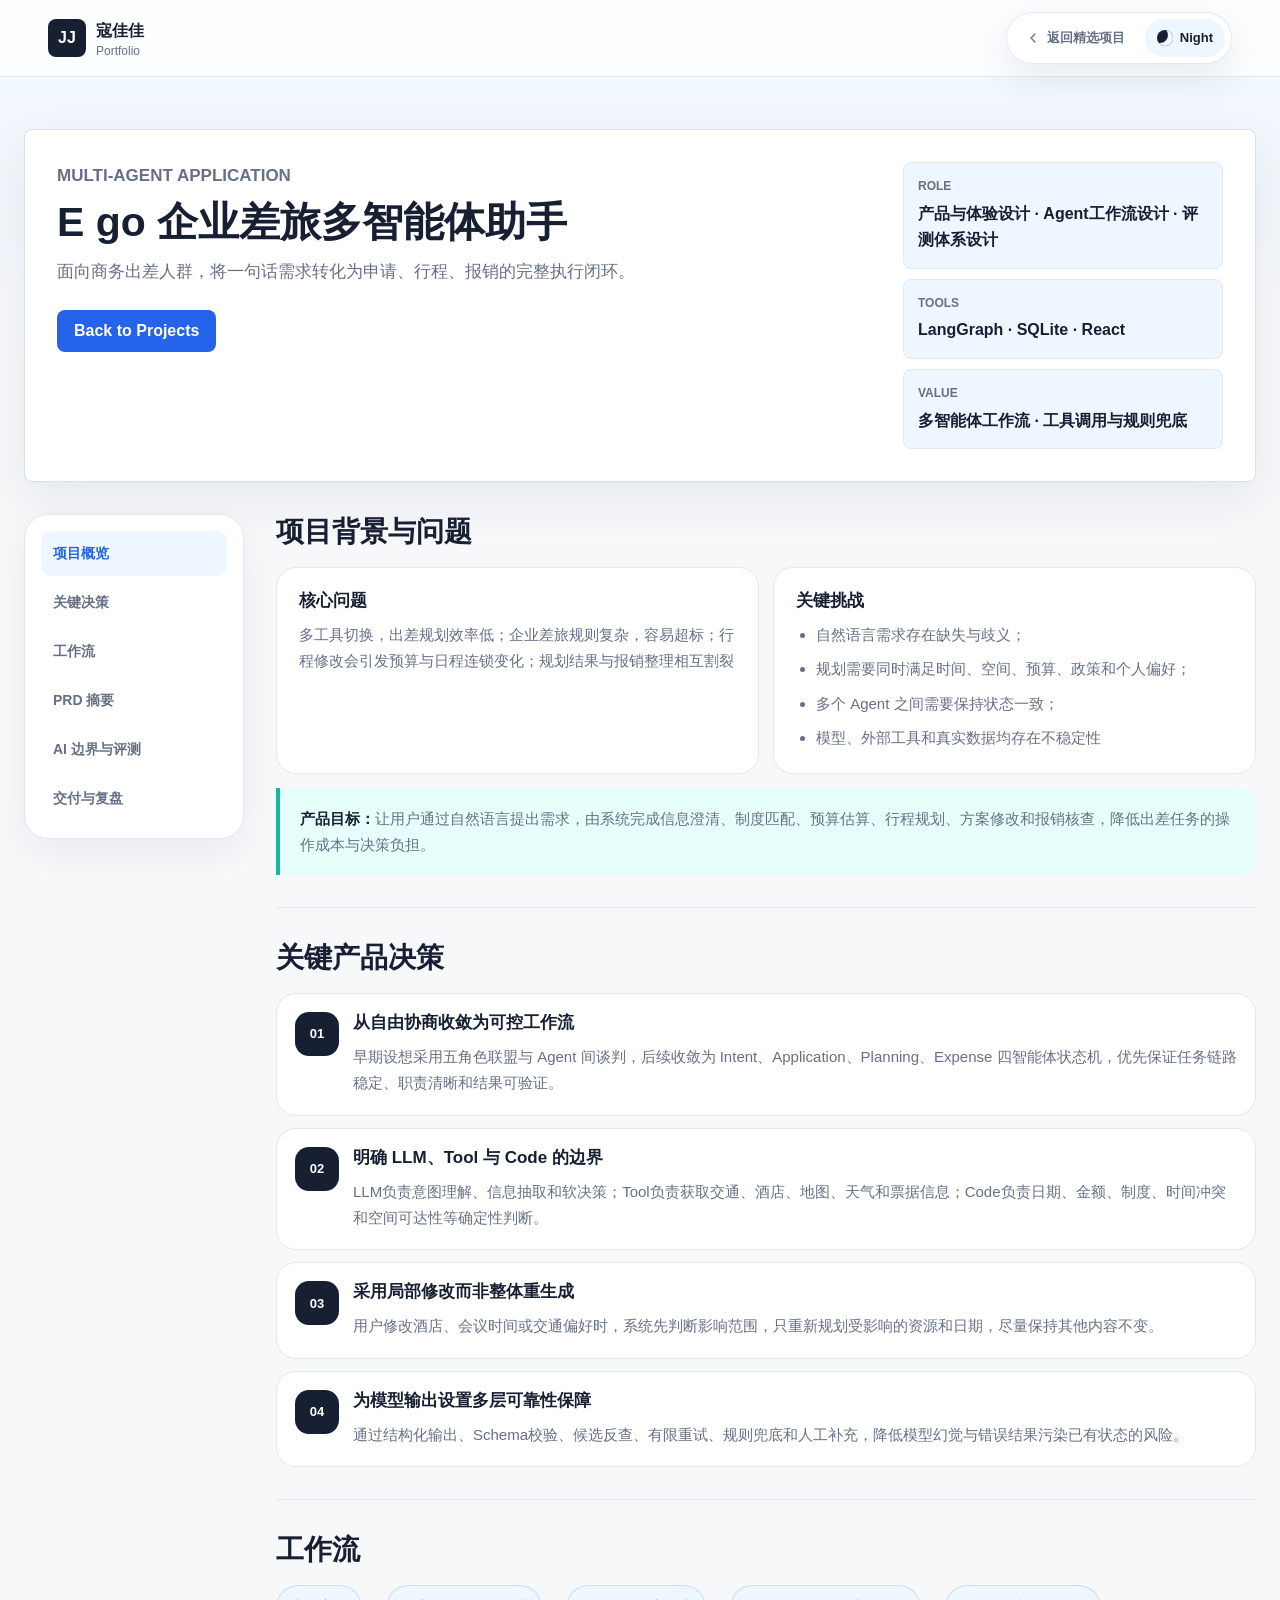
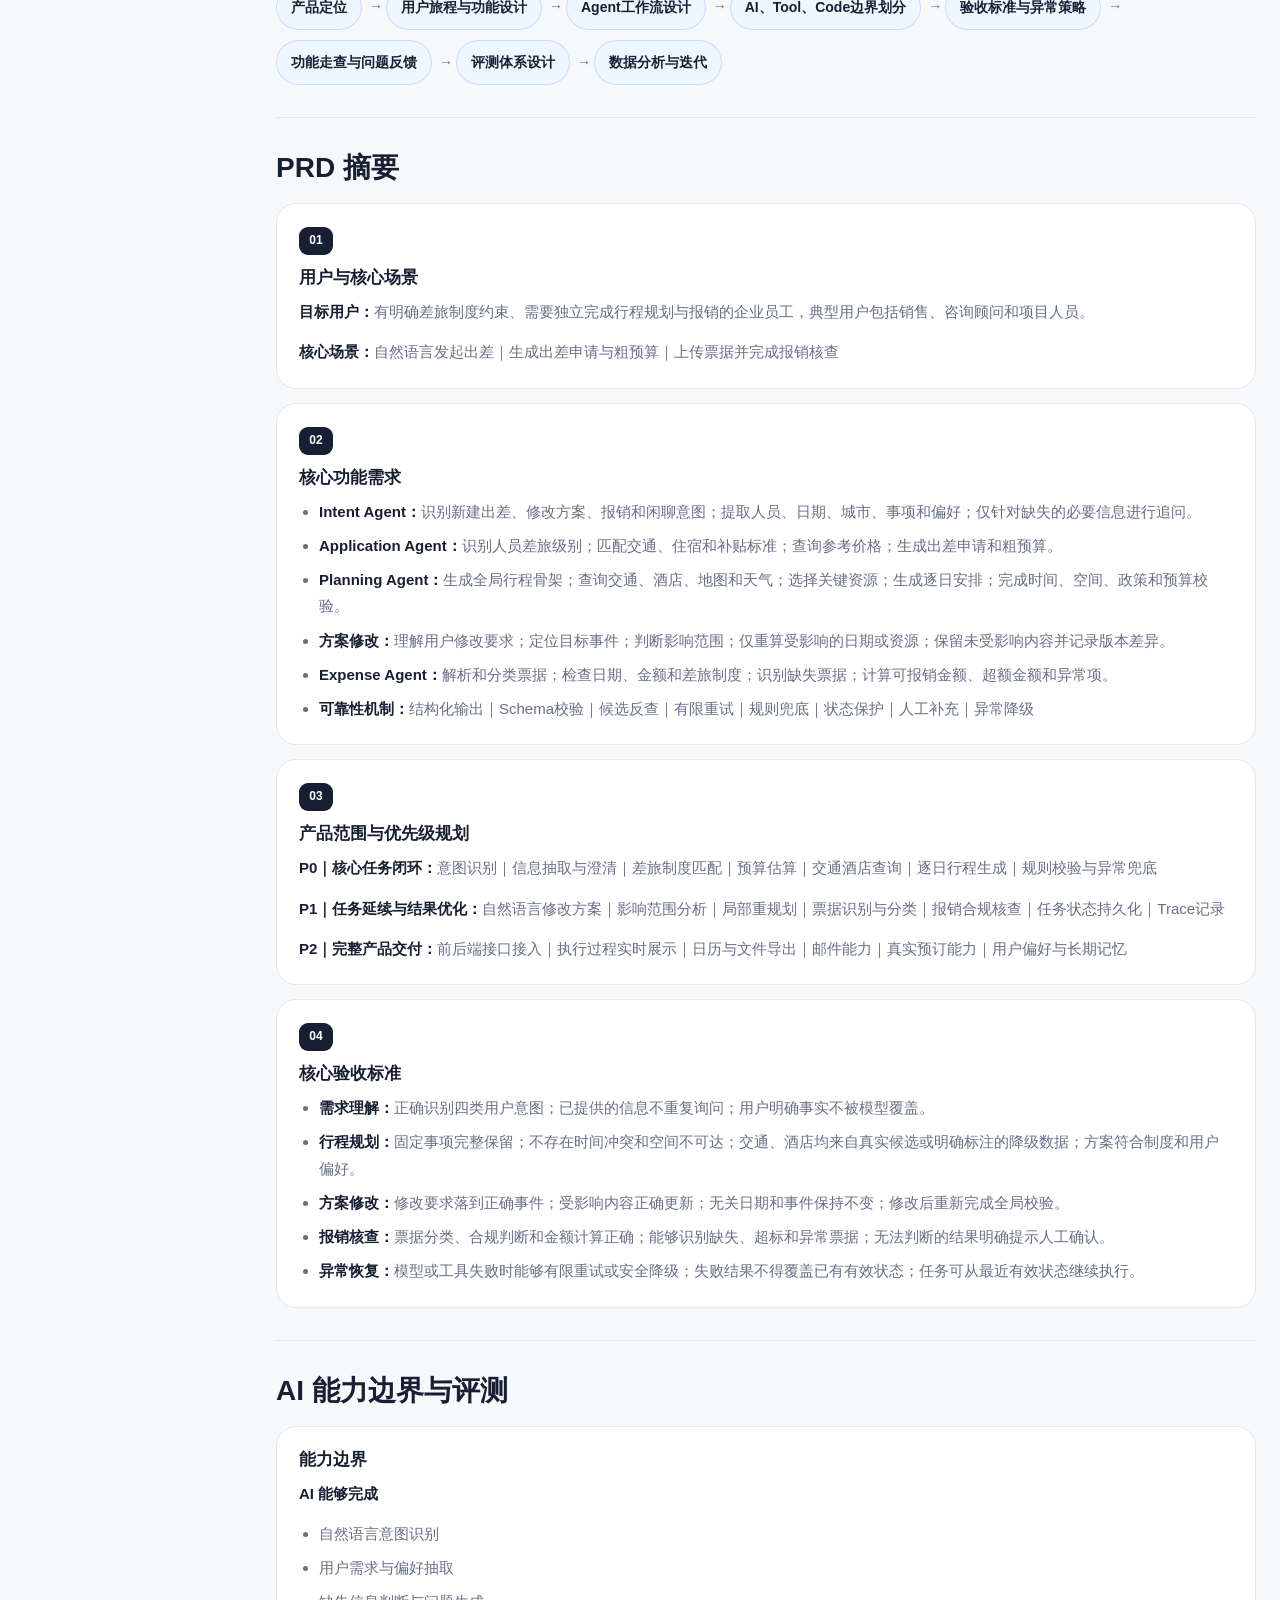
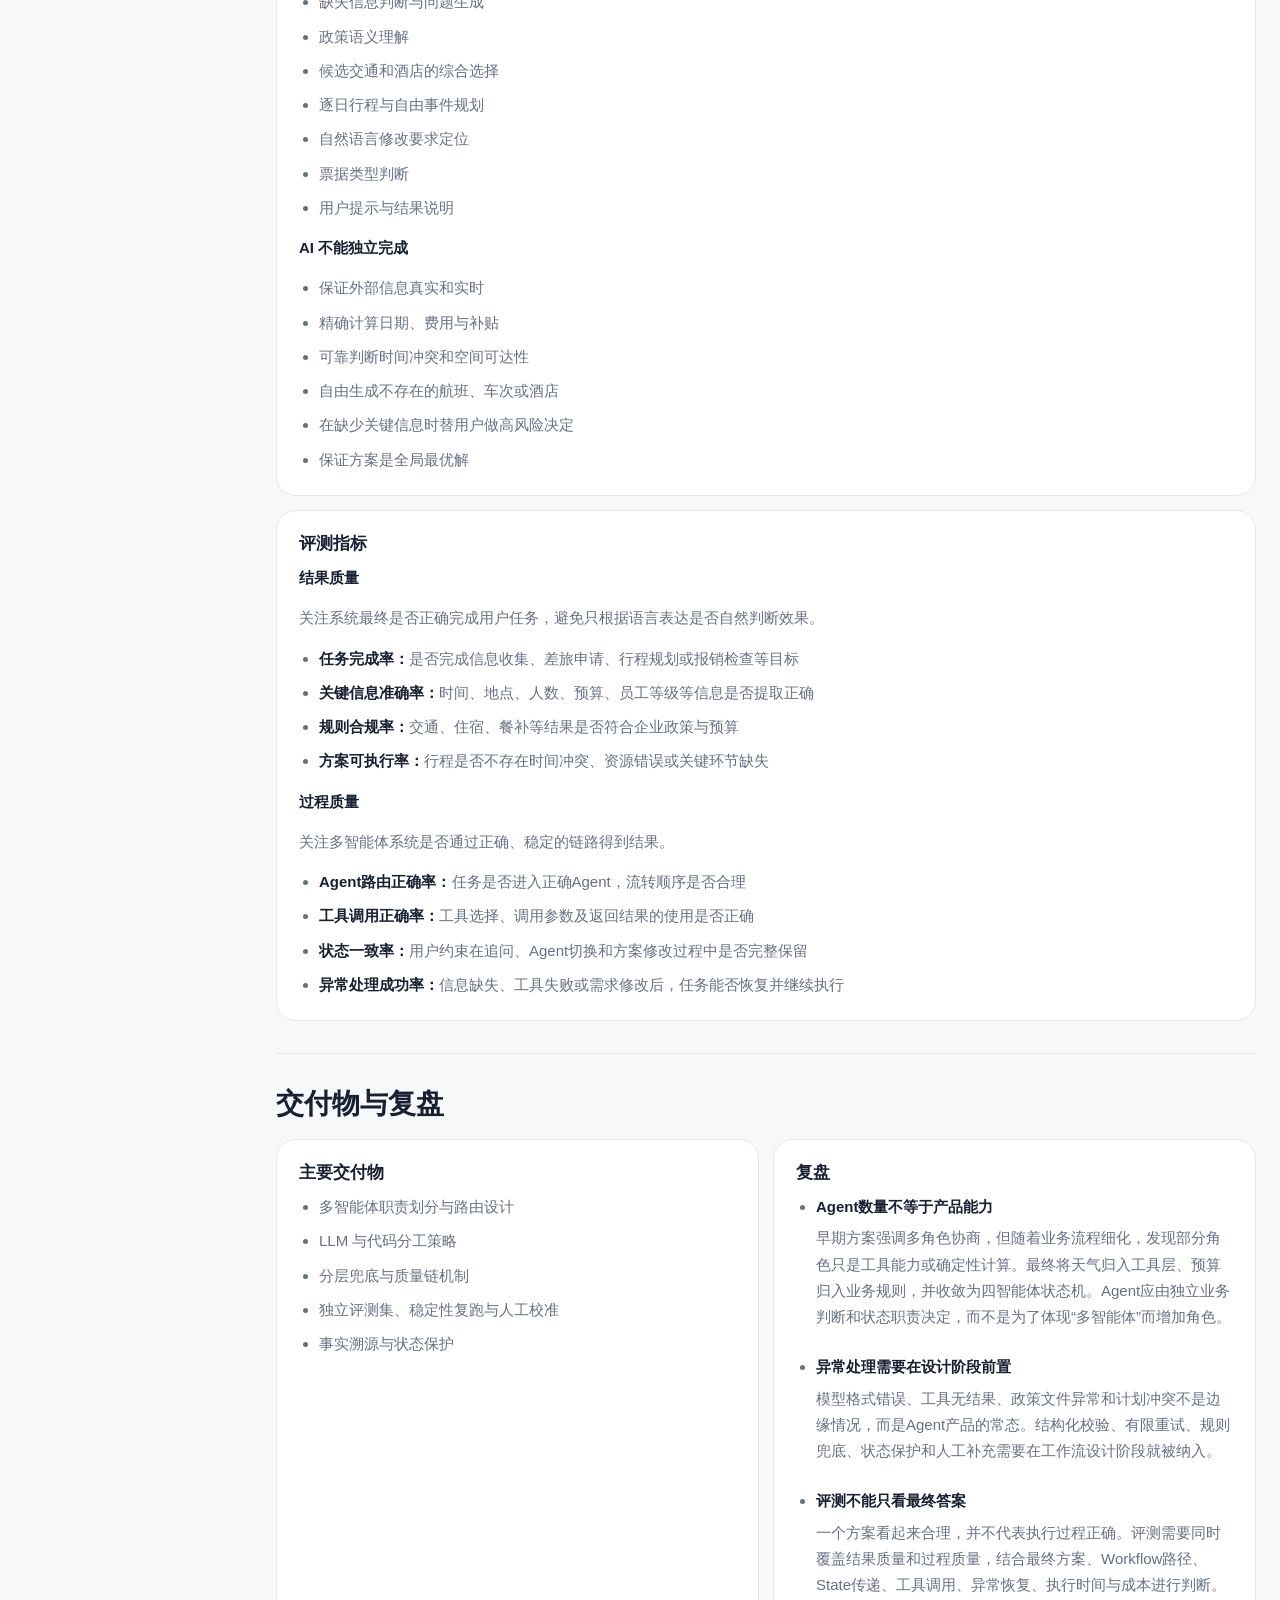
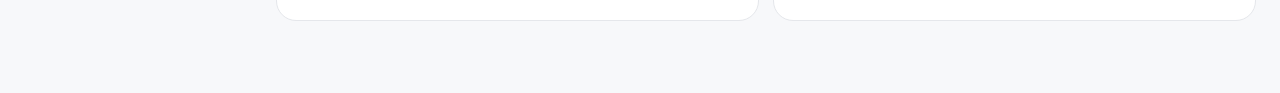
<file: projects/project-3.html>
<!doctype html>
<html lang="zh-CN">
  <head>
    <meta charset="utf-8">
    <meta name="viewport" content="width=device-width, initial-scale=1">
    <title>E go 企业差旅多智能体助手 | 寇佳佳</title>
    <meta name="description" content="寇佳佳的 AI 产品项目详情。">
    <link rel="stylesheet" href="../styles.css">
  </head>
  <body class="project-page">
    <header class="site-header">
      <a class="brand" href="../index.html#top" aria-label="返回作品集首页">
        <span class="brand-mark">JJ</span>
        <span>
          <strong>寇佳佳</strong>
          <small>Portfolio</small>
        </span>
      </a>

      <div class="nav-dock" aria-label="项目详情页导航与主题切换">
        <nav class="nav-links" aria-label="项目详情页导航">
          <a href="../index.html#case-studies">
            <span class="nav-icon" aria-hidden="true">
              <svg viewBox="0 0 24 24"><path d="M15 18l-6-6 6-6"/></svg>
            </span>
            <span>返回精选项目</span>
          </a>
        </nav>
        <button class="theme-toggle" type="button" aria-label="切换夜间模式" aria-pressed="false">
          <span class="theme-icon" aria-hidden="true"></span>
          <span class="theme-label">Night</span>
        </button>
      </div>
    </header>

    <main class="project-detail section-shell">
      <section class="project-detail-hero">
        <div>
          <p class="eyebrow">Multi-Agent Application</p>
          <h1 class="project-detail-title-compact">E go 企业差旅多智能体助手</h1>
          <p>面向商务出差人群，将一句话需求转化为申请、行程、报销的完整执行闭环。</p>
          <div class="project-detail-actions">
            <a class="btn primary" href="../index.html#case-studies">Back to Projects</a>
          </div>
        </div>

        <aside class="project-facts" aria-label="项目概览">
          <div><span>Role</span><strong>产品与体验设计 · Agent工作流设计 · 评测体系设计</strong></div>
          <div><span>Tools</span><strong>LangGraph · SQLite · React</strong></div>
          <div><span>Value</span><strong>多智能体工作流 · 工具调用与规则兜底</strong></div>
        </aside>
      </section>

      <div class="project-story-layout">
        <aside class="project-toc" aria-label="项目详情目录">
          <a class="is-active" href="#project-overview">项目概览</a>
          <a href="#key-decisions">关键决策</a>
          <a href="#user-flow">工作流</a>
          <a href="#prd-summary">PRD 摘要</a>
          <a href="#ai-evaluation">AI 边界与评测</a>
          <a href="#delivery-review">交付与复盘</a>
        </aside>

        <div class="project-story-content">
          <section id="project-overview" class="project-story-section">
            <h2>项目背景与问题</h2>
            <div class="project-content-grid">
              <article class="project-content-card">
                <h3>核心问题</h3>
                <p>多工具切换，出差规划效率低；企业差旅规则复杂，容易超标；行程修改会引发预算与日程连锁变化；规划结果与报销整理相互割裂</p>
              </article>
              <article class="project-content-card">
                <h3>关键挑战</h3>
                <ul>
                  <li>自然语言需求存在缺失与歧义；</li>
                  <li>规划需要同时满足时间、空间、预算、政策和个人偏好；</li>
                  <li>多个 Agent 之间需要保持状态一致；</li>
                  <li>模型、外部工具和真实数据均存在不稳定性</li>
                </ul>
              </article>
            </div>
            <div class="project-goal-callout"><strong>产品目标：</strong>让用户通过自然语言提出需求，由系统完成信息澄清、制度匹配、预算估算、行程规划、方案修改和报销核查，降低出差任务的操作成本与决策负担。</div>
          </section>

          <section id="key-decisions" class="project-story-section">
            <h2>关键产品决策</h2>
            <div class="project-decision-list">
              <article><span>01</span><div><h3>从自由协商收敛为可控工作流</h3><p>早期设想采用五角色联盟与 Agent 间谈判，后续收敛为 Intent、Application、Planning、Expense 四智能体状态机，优先保证任务链路稳定、职责清晰和结果可验证。</p></div></article>
              <article><span>02</span><div><h3>明确 LLM、Tool 与 Code 的边界</h3><p>LLM负责意图理解、信息抽取和软决策；Tool负责获取交通、酒店、地图、天气和票据信息；Code负责日期、金额、制度、时间冲突和空间可达性等确定性判断。</p></div></article>
              <article><span>03</span><div><h3>采用局部修改而非整体重生成</h3><p>用户修改酒店、会议时间或交通偏好时，系统先判断影响范围，只重新规划受影响的资源和日期，尽量保持其他内容不变。</p></div></article>
              <article><span>04</span><div><h3>为模型输出设置多层可靠性保障</h3><p>通过结构化输出、Schema校验、候选反查、有限重试、规则兜底和人工补充，降低模型幻觉与错误结果污染已有状态的风险。</p></div></article>
            </div>
          </section>

          <section id="user-flow" class="project-story-section">
            <h2>工作流</h2>
            <div class="project-flow" aria-label="E go 项目工作流">
              <span>产品定位</span>
              <span>用户旅程与功能设计</span>
              <span>Agent工作流设计</span>
              <span>AI、Tool、Code边界划分</span>
              <span>验收标准与异常策略</span>
              <span>功能走查与问题反馈</span>
              <span>评测体系设计</span>
              <span>数据分析与迭代</span>
            </div>
          </section>

          <section id="prd-summary" class="project-story-section">
            <h2>PRD 摘要</h2>
            <div class="project-content-grid project-prd-grid">
              <article class="project-content-card wide">
                <span class="project-card-index">01</span>
                <h3>用户与核心场景</h3>
                <p><strong>目标用户：</strong>有明确差旅制度约束、需要独立完成行程规划与报销的企业员工，典型用户包括销售、咨询顾问和项目人员。</p>
                <p><strong>核心场景：</strong>自然语言发起出差｜生成出差申请与粗预算｜上传票据并完成报销核查</p>
              </article>
              <article class="project-content-card wide">
                <span class="project-card-index">02</span>
                <h3>核心功能需求</h3>
                <ul>
                  <li><strong>Intent Agent：</strong>识别新建出差、修改方案、报销和闲聊意图；提取人员、日期、城市、事项和偏好；仅针对缺失的必要信息进行追问。</li>
                  <li><strong>Application Agent：</strong>识别人员差旅级别；匹配交通、住宿和补贴标准；查询参考价格；生成出差申请和粗预算。</li>
                  <li><strong>Planning Agent：</strong>生成全局行程骨架；查询交通、酒店、地图和天气；选择关键资源；生成逐日安排；完成时间、空间、政策和预算校验。</li>
                  <li><strong>方案修改：</strong>理解用户修改要求；定位目标事件；判断影响范围；仅重算受影响的日期或资源；保留未受影响内容并记录版本差异。</li>
                  <li><strong>Expense Agent：</strong>解析和分类票据；检查日期、金额和差旅制度；识别缺失票据；计算可报销金额、超额金额和异常项。</li>
                  <li><strong>可靠性机制：</strong>结构化输出｜Schema校验｜候选反查｜有限重试｜规则兜底｜状态保护｜人工补充｜异常降级</li>
                </ul>
              </article>
              <article class="project-content-card wide">
                <span class="project-card-index">03</span>
                <h3>产品范围与优先级规划</h3>
                <p><strong>P0｜核心任务闭环：</strong>意图识别｜信息抽取与澄清｜差旅制度匹配｜预算估算｜交通酒店查询｜逐日行程生成｜规则校验与异常兜底</p>
                <p><strong>P1｜任务延续与结果优化：</strong>自然语言修改方案｜影响范围分析｜局部重规划｜票据识别与分类｜报销合规核查｜任务状态持久化｜Trace记录</p>
                <p><strong>P2｜完整产品交付：</strong>前后端接口接入｜执行过程实时展示｜日历与文件导出｜邮件能力｜真实预订能力｜用户偏好与长期记忆</p>
              </article>
              <article class="project-content-card wide">
                <span class="project-card-index">04</span>
                <h3>核心验收标准</h3>
                <ul>
                  <li><strong>需求理解：</strong>正确识别四类用户意图；已提供的信息不重复询问；用户明确事实不被模型覆盖。</li>
                  <li><strong>行程规划：</strong>固定事项完整保留；不存在时间冲突和空间不可达；交通、酒店均来自真实候选或明确标注的降级数据；方案符合制度和用户偏好。</li>
                  <li><strong>方案修改：</strong>修改要求落到正确事件；受影响内容正确更新；无关日期和事件保持不变；修改后重新完成全局校验。</li>
                  <li><strong>报销核查：</strong>票据分类、合规判断和金额计算正确；能够识别缺失、超标和异常票据；无法判断的结果明确提示人工确认。</li>
                  <li><strong>异常恢复：</strong>模型或工具失败时能够有限重试或安全降级；失败结果不得覆盖已有有效状态；任务可从最近有效状态继续执行。</li>
                </ul>
              </article>
            </div>
          </section>

          <section id="ai-evaluation" class="project-story-section">
            <h2>AI 能力边界与评测</h2>
            <div class="project-content-grid">
              <article class="project-content-card wide">
                <h3>能力边界</h3>
                <p><strong>AI 能够完成</strong></p>
                <ul>
                  <li>自然语言意图识别</li>
                  <li>用户需求与偏好抽取</li>
                  <li>缺失信息判断与问题生成</li>
                  <li>政策语义理解</li>
                  <li>候选交通和酒店的综合选择</li>
                  <li>逐日行程与自由事件规划</li>
                  <li>自然语言修改要求定位</li>
                  <li>票据类型判断</li>
                  <li>用户提示与结果说明</li>
                </ul>
                <p><strong>AI 不能独立完成</strong></p>
                <ul>
                  <li>保证外部信息真实和实时</li>
                  <li>精确计算日期、费用与补贴</li>
                  <li>可靠判断时间冲突和空间可达性</li>
                  <li>自由生成不存在的航班、车次或酒店</li>
                  <li>在缺少关键信息时替用户做高风险决定</li>
                  <li>保证方案是全局最优解</li>
                </ul>
              </article>
              <article class="project-content-card wide">
                <h3>评测指标</h3>
                <p><strong>结果质量</strong></p>
                <p>关注系统最终是否正确完成用户任务，避免只根据语言表达是否自然判断效果。</p>
                <ul>
                  <li><strong>任务完成率：</strong>是否完成信息收集、差旅申请、行程规划或报销检查等目标</li>
                  <li><strong>关键信息准确率：</strong>时间、地点、人数、预算、员工等级等信息是否提取正确</li>
                  <li><strong>规则合规率：</strong>交通、住宿、餐补等结果是否符合企业政策与预算</li>
                  <li><strong>方案可执行率：</strong>行程是否不存在时间冲突、资源错误或关键环节缺失</li>
                </ul>
                <p><strong>过程质量</strong></p>
                <p>关注多智能体系统是否通过正确、稳定的链路得到结果。</p>
                <ul>
                  <li><strong>Agent路由正确率：</strong>任务是否进入正确Agent，流转顺序是否合理</li>
                  <li><strong>工具调用正确率：</strong>工具选择、调用参数及返回结果的使用是否正确</li>
                  <li><strong>状态一致率：</strong>用户约束在追问、Agent切换和方案修改过程中是否完整保留</li>
                  <li><strong>异常处理成功率：</strong>信息缺失、工具失败或需求修改后，任务能否恢复并继续执行</li>
                </ul>
              </article>
            </div>
          </section>

          <section id="delivery-review" class="project-story-section">
            <h2>交付物与复盘</h2>
            <div class="project-content-grid">
              <article class="project-content-card">
                <h3>主要交付物</h3>
                <ul>
                  <li>多智能体职责划分与路由设计</li>
                  <li>LLM 与代码分工策略</li>
                  <li>分层兜底与质量链机制</li>
                  <li>独立评测集、稳定性复跑与人工校准</li>
                  <li>事实溯源与状态保护</li>
                </ul>
              </article>
              <article class="project-content-card">
                <h3>复盘</h3>
                <ul class="project-review-list">
                  <li><strong>Agent数量不等于产品能力</strong>早期方案强调多角色协商，但随着业务流程细化，发现部分角色只是工具能力或确定性计算。最终将天气归入工具层、预算归入业务规则，并收敛为四智能体状态机。Agent应由独立业务判断和状态职责决定，而不是为了体现“多智能体”而增加角色。</li>
                  <li><strong>异常处理需要在设计阶段前置</strong>模型格式错误、工具无结果、政策文件异常和计划冲突不是边缘情况，而是Agent产品的常态。结构化校验、有限重试、规则兜底、状态保护和人工补充需要在工作流设计阶段就被纳入。</li>
                  <li><strong>评测不能只看最终答案</strong>一个方案看起来合理，并不代表执行过程正确。评测需要同时覆盖结果质量和过程质量，结合最终方案、Workflow路径、State传递、工具调用、异常恢复、执行时间与成本进行判断。</li>
                </ul>
              </article>
            </div>
          </section>
        </div>
      </div>
    </main>

    <script src="../script.js"></script>
  </body>
</html>
</file>
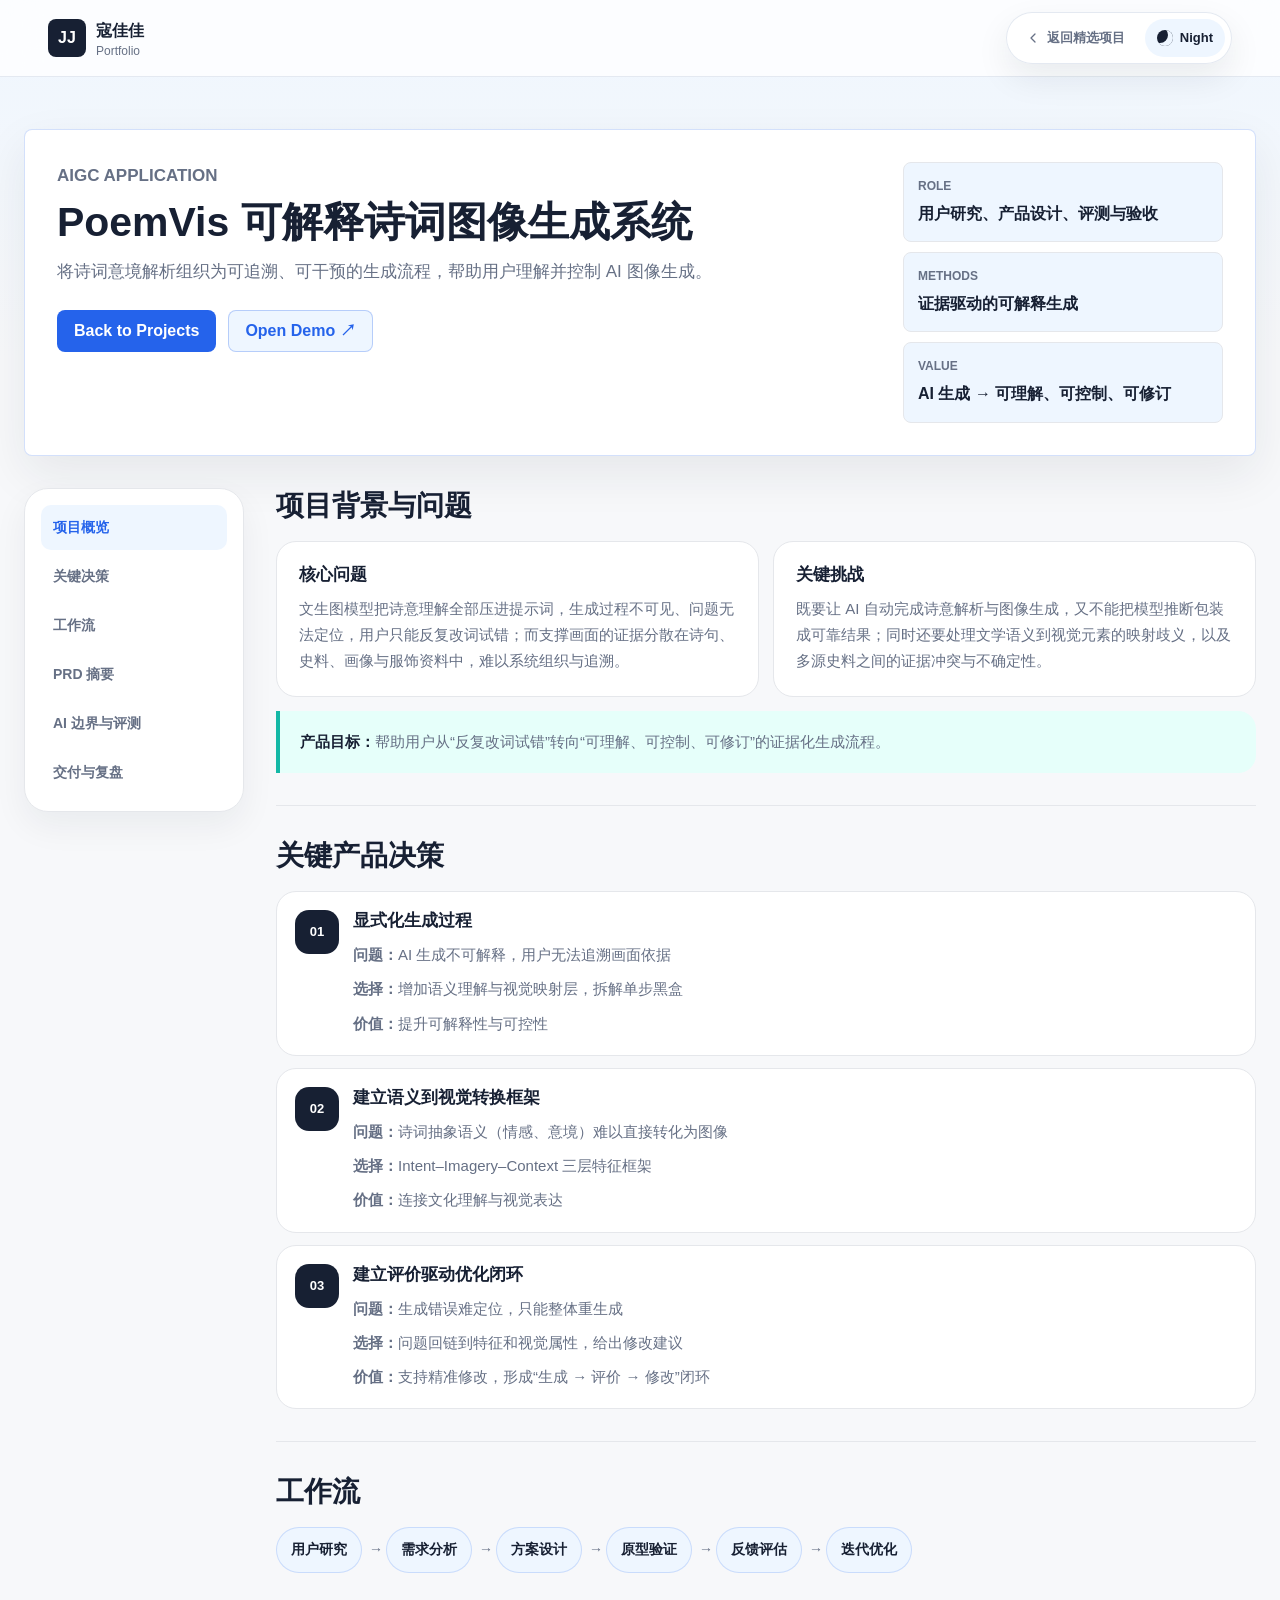
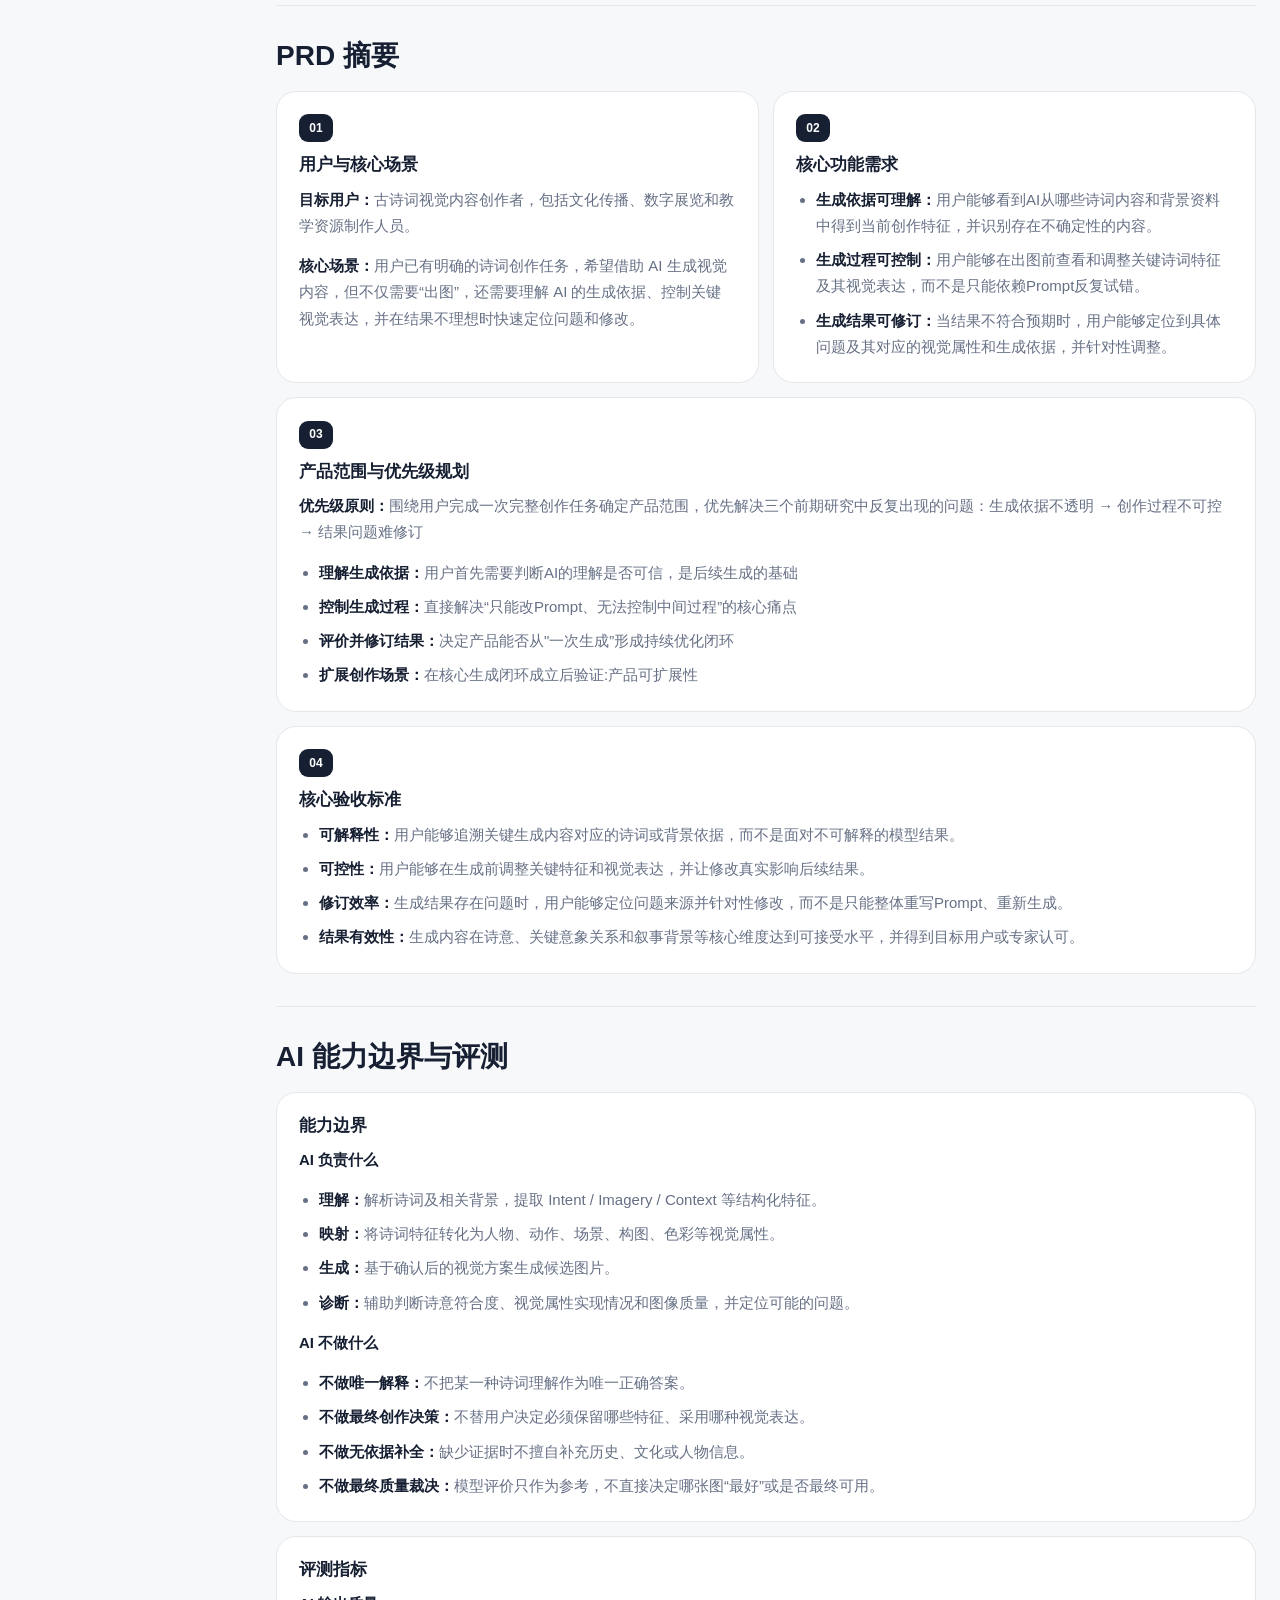
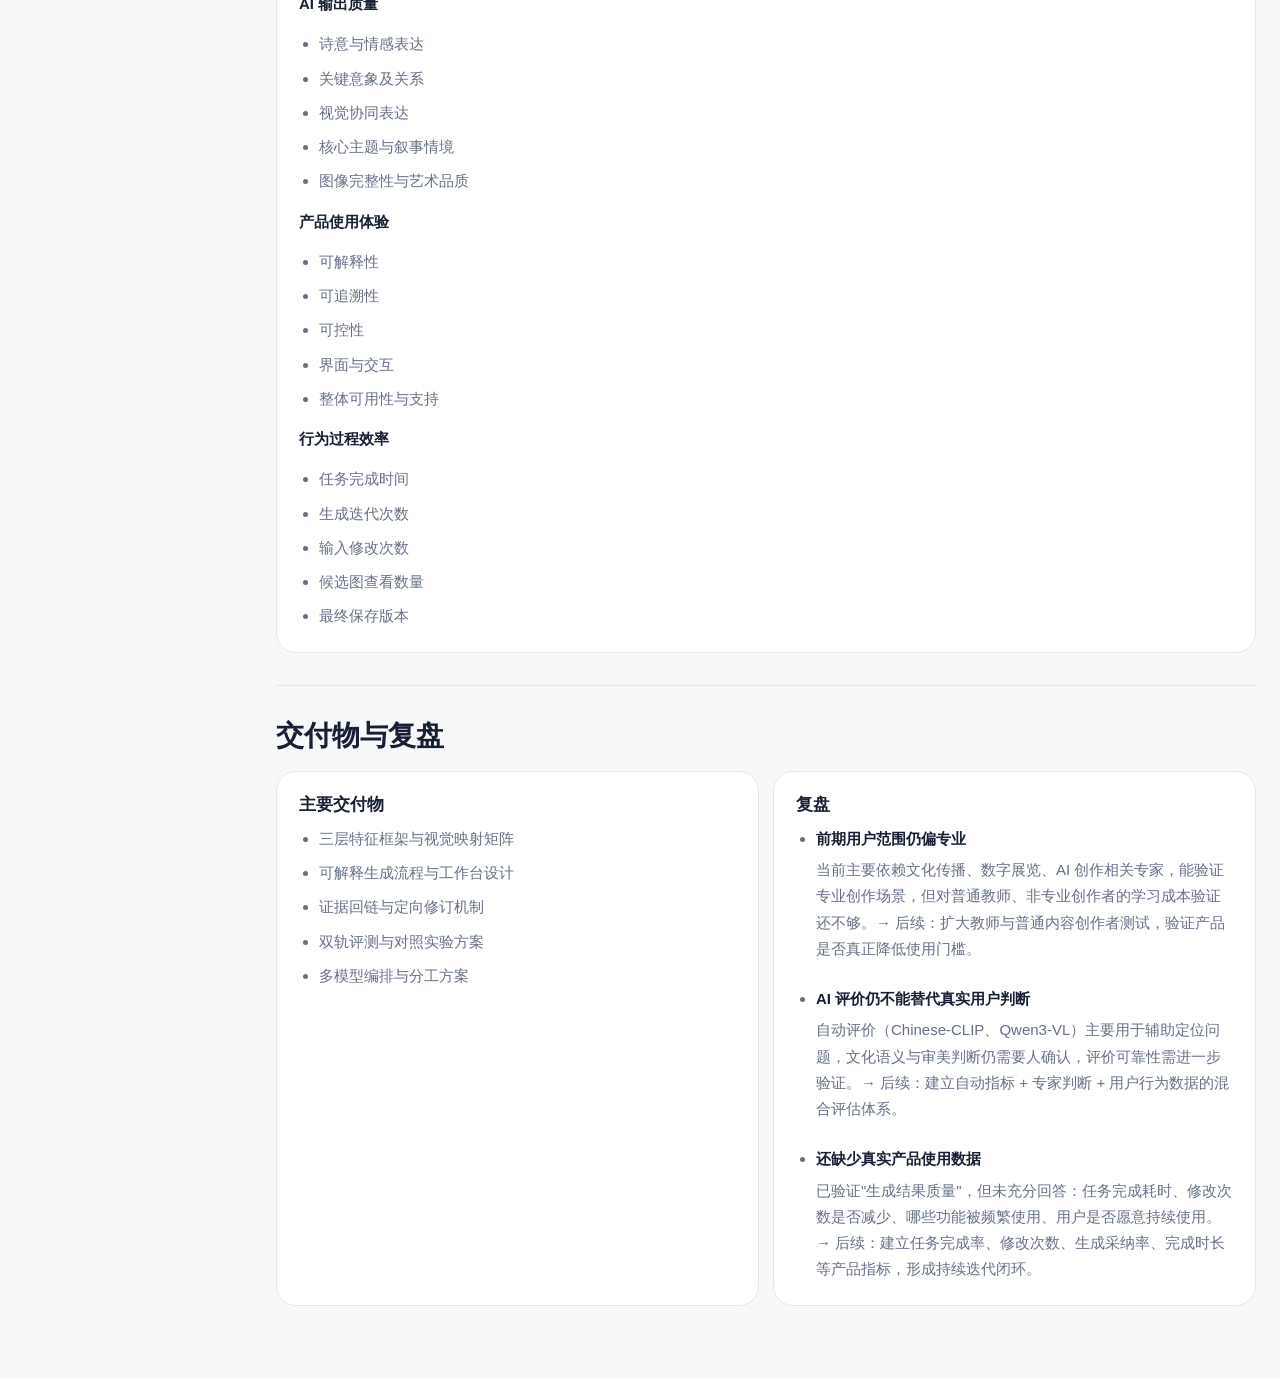
<file: projects/project-4.html>
<!doctype html>
<html lang="zh-CN">
  <head>
    <meta charset="utf-8">
    <meta name="viewport" content="width=device-width, initial-scale=1">
    <title>PoemVis 可解释诗词图像生成系统 | 寇佳佳</title>
    <meta name="description" content="寇佳佳的 AI 产品项目详情。">
    <link rel="stylesheet" href="../styles.css">
  </head>
  <body class="project-page">
    <header class="site-header">
      <a class="brand" href="../index.html#top" aria-label="返回作品集首页">
        <span class="brand-mark">JJ</span>
        <span>
          <strong>寇佳佳</strong>
          <small>Portfolio</small>
        </span>
      </a>

      <div class="nav-dock" aria-label="项目详情页导航与主题切换">
        <nav class="nav-links" aria-label="项目详情页导航">
          <a href="../index.html#case-studies">
            <span class="nav-icon" aria-hidden="true">
              <svg viewBox="0 0 24 24"><path d="M15 18l-6-6 6-6"/></svg>
            </span>
            <span>返回精选项目</span>
          </a>
        </nav>
        <button class="theme-toggle" type="button" aria-label="切换夜间模式" aria-pressed="false">
          <span class="theme-icon" aria-hidden="true"></span>
          <span class="theme-label">Night</span>
        </button>
      </div>
    </header>

    <main class="project-detail section-shell">
      <section class="project-detail-hero">
        <div>
          <p class="eyebrow">AIGC Application</p>
          <h1 class="project-detail-title-compact">PoemVis 可解释诗词图像生成系统</h1>
          <p>将诗词意境解析组织为可追溯、可干预的生成流程，帮助用户理解并控制 AI 图像生成。</p>
          <div class="project-detail-actions">
            <a class="btn primary" href="../index.html#case-studies">Back to Projects</a>
              <a class="btn secondary" href="#" data-demo="project-4">Open Demo ↗</a>
          </div>
        </div>

        <aside class="project-facts" aria-label="项目概览">
          <div><span>Role</span><strong>用户研究、产品设计、评测与验收</strong></div>
          <div><span>Methods</span><strong>证据驱动的可解释生成</strong></div>
          <div><span>Value</span><strong>AI 生成 → 可理解、可控制、可修订</strong></div>
        </aside>
      </section>

      <div class="project-story-layout">
        <aside class="project-toc" aria-label="项目详情目录">
          <a class="is-active" href="#project-overview">项目概览</a>
          <a href="#key-decisions">关键决策</a>
          <a href="#user-flow">工作流</a>
          <a href="#prd-summary">PRD 摘要</a>
          <a href="#ai-evaluation">AI 边界与评测</a>
          <a href="#delivery-review">交付与复盘</a>
        </aside>

        <div class="project-story-content">
          <section id="project-overview" class="project-story-section">
            <h2>项目背景与问题</h2>
            <div class="project-content-grid">
              <article class="project-content-card">
                <h3>核心问题</h3>
                <p>文生图模型把诗意理解全部压进提示词，生成过程不可见、问题无法定位，用户只能反复改词试错；而支撑画面的证据分散在诗句、史料、画像与服饰资料中，难以系统组织与追溯。</p>
              </article>
              <article class="project-content-card">
                <h3>关键挑战</h3>
                <p>既要让 AI 自动完成诗意解析与图像生成，又不能把模型推断包装成可靠结果；同时还要处理文学语义到视觉元素的映射歧义，以及多源史料之间的证据冲突与不确定性。</p>
              </article>
            </div>
            <div class="project-goal-callout"><strong>产品目标：</strong>帮助用户从“反复改词试错”转向“可理解、可控制、可修订”的证据化生成流程。</div>
          </section>

          <section id="key-decisions" class="project-story-section">
            <h2>关键产品决策</h2>
            <div class="project-decision-list">
              <article><span>01</span><div><h3>显式化生成过程</h3><p><strong>问题：</strong>AI 生成不可解释，用户无法追溯画面依据</p><p><strong>选择：</strong>增加语义理解与视觉映射层，拆解单步黑盒</p><p><strong>价值：</strong>提升可解释性与可控性</p></div></article>
              <article><span>02</span><div><h3>建立语义到视觉转换框架</h3><p><strong>问题：</strong>诗词抽象语义（情感、意境）难以直接转化为图像</p><p><strong>选择：</strong>Intent–Imagery–Context 三层特征框架</p><p><strong>价值：</strong>连接文化理解与视觉表达</p></div></article>
              <article><span>03</span><div><h3>建立评价驱动优化闭环</h3><p><strong>问题：</strong>生成错误难定位，只能整体重生成</p><p><strong>选择：</strong>问题回链到特征和视觉属性，给出修改建议</p><p><strong>价值：</strong>支持精准修改，形成“生成 → 评价 → 修改”闭环</p></div></article>
            </div>
          </section>

          <section id="user-flow" class="project-story-section">
            <h2>工作流</h2>
            <div class="project-flow" aria-label="PoemVis 项目工作流">
              <span>用户研究</span>
              <span>需求分析</span>
              <span>方案设计</span>
              <span>原型验证</span>
              <span>反馈评估</span>
              <span>迭代优化</span>
            </div>
          </section>

          <section id="prd-summary" class="project-story-section">
            <h2>PRD 摘要</h2>
            <div class="project-content-grid project-prd-grid">
              <article class="project-content-card">
                <span class="project-card-index">01</span>
                <h3>用户与核心场景</h3>
                <p><strong>目标用户：</strong>古诗词视觉内容创作者，包括文化传播、数字展览和教学资源制作人员。</p>
                <p><strong>核心场景：</strong>用户已有明确的诗词创作任务，希望借助 AI 生成视觉内容，但不仅需要“出图”，还需要理解 AI 的生成依据、控制关键视觉表达，并在结果不理想时快速定位问题和修改。</p>
              </article>
              <article class="project-content-card">
                <span class="project-card-index">02</span>
                <h3>核心功能需求</h3>
                <ul>
                  <li><strong>生成依据可理解：</strong>用户能够看到AI从哪些诗词内容和背景资料中得到当前创作特征，并识别存在不确定性的内容。</li>
                  <li><strong>生成过程可控制：</strong>用户能够在出图前查看和调整关键诗词特征及其视觉表达，而不是只能依赖Prompt反复试错。</li>
                  <li><strong>生成结果可修订：</strong>当结果不符合预期时，用户能够定位到具体问题及其对应的视觉属性和生成依据，并针对性调整。</li>
                </ul>
              </article>
              <article class="project-content-card wide">
                <span class="project-card-index">03</span>
                <h3>产品范围与优先级规划</h3>
                <p><strong>优先级原则：</strong>围绕用户完成一次完整创作任务确定产品范围，优先解决三个前期研究中反复出现的问题：生成依据不透明 → 创作过程不可控 → 结果问题难修订</p>
                <ul>
                  <li><strong>理解生成依据：</strong>用户首先需要判断AI的理解是否可信，是后续生成的基础</li>
                  <li><strong>控制生成过程：</strong>直接解决“只能改Prompt、无法控制中间过程”的核心痛点</li>
                  <li><strong>评价并修订结果：</strong>决定产品能否从"一次生成”形成持续优化闭环</li>
                  <li><strong>扩展创作场景：</strong>在核心生成闭环成立后验证:产品可扩展性</li>
                </ul>
              </article>
              <article class="project-content-card wide">
                <span class="project-card-index">04</span>
                <h3>核心验收标准</h3>
                <ul>
                  <li><strong>可解释性：</strong>用户能够追溯关键生成内容对应的诗词或背景依据，而不是面对不可解释的模型结果。</li>
                  <li><strong>可控性：</strong>用户能够在生成前调整关键特征和视觉表达，并让修改真实影响后续结果。</li>
                  <li><strong>修订效率：</strong>生成结果存在问题时，用户能够定位问题来源并针对性修改，而不是只能整体重写Prompt、重新生成。</li>
                  <li><strong>结果有效性：</strong>生成内容在诗意、关键意象关系和叙事背景等核心维度达到可接受水平，并得到目标用户或专家认可。</li>
                </ul>
              </article>
            </div>
          </section>

          <section id="ai-evaluation" class="project-story-section">
            <h2>AI 能力边界与评测</h2>
            <div class="project-content-grid">
              <article class="project-content-card wide">
                <h3>能力边界</h3>
                <p><strong>AI 负责什么</strong></p>
                <ul>
                  <li><strong>理解：</strong>解析诗词及相关背景，提取 Intent / Imagery / Context 等结构化特征。</li>
                  <li><strong>映射：</strong>将诗词特征转化为人物、动作、场景、构图、色彩等视觉属性。</li>
                  <li><strong>生成：</strong>基于确认后的视觉方案生成候选图片。</li>
                  <li><strong>诊断：</strong>辅助判断诗意符合度、视觉属性实现情况和图像质量，并定位可能的问题。</li>
                </ul>
                <p><strong>AI 不做什么</strong></p>
                <ul>
                  <li><strong>不做唯一解释：</strong>不把某一种诗词理解作为唯一正确答案。</li>
                  <li><strong>不做最终创作决策：</strong>不替用户决定必须保留哪些特征、采用哪种视觉表达。</li>
                  <li><strong>不做无依据补全：</strong>缺少证据时不擅自补充历史、文化或人物信息。</li>
                  <li><strong>不做最终质量裁决：</strong>模型评价只作为参考，不直接决定哪张图“最好”或是否最终可用。</li>
                </ul>
              </article>
              <article class="project-content-card wide">
                <h3>评测指标</h3>
                <p><strong>AI 输出质量</strong></p>
                <ul>
                  <li>诗意与情感表达</li>
                  <li>关键意象及关系</li>
                  <li>视觉协同表达</li>
                  <li>核心主题与叙事情境</li>
                  <li>图像完整性与艺术品质</li>
                </ul>
                <p><strong>产品使用体验</strong></p>
                <ul>
                  <li>可解释性</li>
                  <li>可追溯性</li>
                  <li>可控性</li>
                  <li>界面与交互</li>
                  <li>整体可用性与支持</li>
                </ul>
                <p><strong>行为过程效率</strong></p>
                <ul>
                  <li>任务完成时间</li>
                  <li>生成迭代次数</li>
                  <li>输入修改次数</li>
                  <li>候选图查看数量</li>
                  <li>最终保存版本</li>
                </ul>
              </article>
            </div>
          </section>

          <section id="delivery-review" class="project-story-section">
            <h2>交付物与复盘</h2>
            <div class="project-content-grid">
              <article class="project-content-card">
                <h3>主要交付物</h3>
                <ul>
                  <li>三层特征框架与视觉映射矩阵</li>
                  <li>可解释生成流程与工作台设计</li>
                  <li>证据回链与定向修订机制</li>
                  <li>双轨评测与对照实验方案</li>
                  <li>多模型编排与分工方案</li>
                </ul>
              </article>
              <article class="project-content-card">
                <h3>复盘</h3>
                <ul class="project-review-list">
                  <li><strong>前期用户范围仍偏专业</strong>当前主要依赖文化传播、数字展览、AI 创作相关专家，能验证专业创作场景，但对普通教师、非专业创作者的学习成本验证还不够。→ 后续：扩大教师与普通内容创作者测试，验证产品是否真正降低使用门槛。</li>
                  <li><strong>AI 评价仍不能替代真实用户判断</strong>自动评价（Chinese-CLIP、Qwen3-VL）主要用于辅助定位问题，文化语义与审美判断仍需要人确认，评价可靠性需进一步验证。→ 后续：建立自动指标 + 专家判断 + 用户行为数据的混合评估体系。</li>
                  <li><strong>还缺少真实产品使用数据</strong>已验证"生成结果质量"，但未充分回答：任务完成耗时、修改次数是否减少、哪些功能被频繁使用、用户是否愿意持续使用。→ 后续：建立任务完成率、修改次数、生成采纳率、完成时长等产品指标，形成持续迭代闭环。</li>
                </ul>
              </article>
            </div>
          </section>
        </div>
      </div>
    </main>

    <script src="../script.js"></script>
  </body>
</html>
</file>
<file: styles.css>
:root {
  --bg: #f7f8fa;
  --card: #ffffff;
  --text: #172033;
  --muted: #667085;
  --line: #e5e7eb;
  --blue: #2563eb;
  --blue-dark: #1749b4;
  --teal: #14b8a6;
  --teal-soft: #e6fffa;
  --blue-soft: #eef6ff;
  --amber: #f59e0b;
  --shadow: 0 18px 48px rgba(23, 32, 51, 0.08);
  --header-bg: rgba(255, 255, 255, 0.78);
  --dock-bg: rgba(255, 255, 255, 0.74);
  --dock-line: rgba(226, 232, 240, 0.92);
  --nav-active-bg: #172033;
  --nav-active-text: #ffffff;
  --radius: 8px;
}

body[data-theme="dark"] {
  --bg: #0d1320;
  --card: #121a2a;
  --text: #eef4ff;
  --muted: #a9b4c7;
  --line: #253044;
  --blue: #60a5fa;
  --blue-dark: #3b82f6;
  --teal: #2dd4bf;
  --teal-soft: rgba(20, 184, 166, 0.14);
  --blue-soft: rgba(96, 165, 250, 0.16);
  --shadow: 0 20px 54px rgba(0, 0, 0, 0.34);
  --header-bg: rgba(13, 19, 32, 0.78);
  --dock-bg: rgba(18, 26, 42, 0.82);
  --dock-line: rgba(148, 163, 184, 0.2);
  --nav-active-bg: #eef4ff;
  --nav-active-text: #0d1320;
}

* {
  box-sizing: border-box;
}

html {
  scroll-behavior: smooth;
}

body {
  margin: 0;
  color: var(--text);
  background:
    linear-gradient(180deg, rgba(238, 246, 255, 0.85), rgba(247, 248, 250, 0) 440px),
    var(--bg);
  font-family: Inter, "Noto Sans SC", "Microsoft YaHei", Arial, sans-serif;
  line-height: 1.65;
}

body[data-theme="dark"] {
  background:
    radial-gradient(circle at top left, rgba(96, 165, 250, 0.2), transparent 360px),
    linear-gradient(180deg, rgba(20, 184, 166, 0.08), rgba(13, 19, 32, 0) 460px),
    var(--bg);
}

a {
  color: inherit;
  text-decoration: none;
}

.site-header {
  position: sticky;
  top: 0;
  z-index: 50;
  display: flex;
  align-items: center;
  justify-content: space-between;
  gap: 24px;
  padding: 12px clamp(18px, 4vw, 48px);
  border-bottom: 1px solid var(--dock-line);
  background: var(--header-bg);
  backdrop-filter: blur(18px);
}

.brand {
  display: flex;
  align-items: center;
  gap: 10px;
  min-width: 190px;
}

.brand-mark {
  display: grid;
  place-items: center;
  width: 38px;
  height: 38px;
  border-radius: var(--radius);
  color: #fff;
  background: var(--text);
  font-weight: 800;
}

body[data-theme="dark"] .brand-mark {
  color: #0d1320;
}

.brand strong,
.brand small {
  display: block;
}

.brand small {
  color: var(--muted);
  font-size: 12px;
  line-height: 1.2;
}

.nav-dock {
  display: inline-flex;
  align-items: center;
  gap: 8px;
  padding: 6px;
  border: 1px solid var(--dock-line);
  border-radius: 999px;
  background: var(--dock-bg);
  box-shadow: 0 14px 34px rgba(15, 23, 42, 0.08);
  backdrop-filter: blur(18px);
}

.nav-links {
  display: flex;
  align-items: center;
  gap: 2px;
  color: #3b4457;
  font-size: 13px;
}

.nav-links a {
  position: relative;
  display: inline-flex;
  align-items: center;
  gap: 6px;
  min-height: 38px;
  padding: 0 12px;
  border-radius: 999px;
  color: var(--muted);
  font-weight: 800;
  transition: color 180ms ease, background 180ms ease, box-shadow 180ms ease, transform 180ms ease;
}

.nav-links a:hover,
.nav-links a.is-active {
  color: var(--blue);
}

.nav-links a.is-active {
  color: var(--nav-active-text);
  background: var(--nav-active-bg);
  box-shadow: 0 10px 24px rgba(23, 32, 51, 0.18);
}

.nav-links a::after {
  position: absolute;
  right: 18px;
  bottom: 4px;
  left: 18px;
  height: 2px;
  border-radius: 999px;
  background: var(--teal);
  content: "";
  opacity: 0;
  transform: scaleX(0.35);
  transition: opacity 180ms ease, transform 180ms ease;
}

.nav-links a.is-active::after {
  opacity: 1;
  transform: scaleX(1);
}

.nav-icon,
.nav-icon svg {
  width: 16px;
  height: 16px;
}

.nav-icon svg {
  display: block;
  fill: none;
  stroke: currentColor;
  stroke-linecap: round;
  stroke-linejoin: round;
  stroke-width: 1.9;
}

.theme-toggle {
  display: inline-flex;
  align-items: center;
  gap: 7px;
  min-height: 38px;
  padding: 0 12px;
  border: 0;
  border-radius: 999px;
  color: var(--text);
  background: var(--blue-soft);
  font: inherit;
  font-size: 13px;
  font-weight: 900;
  cursor: pointer;
  transition: background 180ms ease, transform 180ms ease;
}

.theme-toggle:hover {
  transform: translateY(-1px);
}

.theme-icon {
  position: relative;
  width: 16px;
  height: 16px;
  border-radius: 999px;
  background: var(--text);
  box-shadow: inset -5px -3px 0 var(--blue-soft);
}

body[data-theme="dark"] .theme-icon {
  background: #fbbf24;
  box-shadow: 0 0 0 4px rgba(251, 191, 36, 0.16);
}

.header-cta,
.btn {
  display: inline-flex;
  align-items: center;
  justify-content: center;
  min-height: 42px;
  padding: 0 16px;
  border: 1px solid transparent;
  border-radius: var(--radius);
  font-weight: 700;
  white-space: nowrap;
  transition: transform 180ms ease, border-color 180ms ease, background 180ms ease;
}

.header-cta,
.btn.primary {
  color: #fff;
  background: var(--blue);
}

.header-cta:hover,
.btn.primary:hover {
  background: var(--blue-dark);
  transform: translateY(-1px);
}

.btn.secondary {
  color: var(--blue);
  border-color: rgba(37, 99, 235, 0.28);
  background: var(--blue-soft);
}

.btn.ghost {
  color: var(--text);
  border-color: var(--line);
  background: var(--card);
}

.section-shell {
  width: min(1240px, calc(100% - 48px));
  margin: 0 auto;
}

.hero {
  display: grid;
  grid-template-columns: minmax(0, 1fr) minmax(320px, 0.42fr);
  grid-template-rows: auto auto;
  column-gap: 56px;
  row-gap: 8px;
  align-items: start;
  min-height: calc(100vh - 72px);
  padding: 28px 0 20px;
}

.hero-copy {
  grid-column: 1;
  grid-row: 1;
  margin-top: 1.7em;
  transform: translateY(-1.2em);
}

.eyebrow {
  margin: 0 0 10px;
  color: var(--blue);
  font-size: 13px;
  font-weight: 800;
  text-transform: uppercase;
}

h1,
h2,
h3,
p {
  margin-top: 0;
}

h1 {
  max-width: 900px;
  margin-bottom: 14px;
  font-size: clamp(30px, 3.8vw, 46px);
  line-height: 1.08;
}

h2 {
  margin-bottom: 14px;
  font-size: clamp(28px, 3vw, 38px);
  line-height: 1.18;
}

h3 {
  margin-bottom: 10px;
  font-size: 20px;
  line-height: 1.3;
}

h4 {
  margin: 0 0 8px;
  font-size: 16px;
  line-height: 1.35;
}

.hero-lede,
.section-heading p,
.contact p {
  color: var(--muted);
  font-size: 15.5px;
}

.hero-lede {
  margin-top: 1em;
}

.hero-lede span {
  display: block;
}

.hero-actions,
.contact-actions {
  display: flex;
  flex-wrap: wrap;
  gap: 12px;
  margin: 30px 0 24px;
}

.hero-stack-wrap {
  position: relative;
  grid-column: 1;
  grid-row: 2;
  align-self: stretch;
  max-width: 980px;
  margin-top: 0;
  display: flex;
  flex-direction: column;
}

.hero-stack-wrap h2 {
  position: absolute;
  left: 0;
  bottom: calc(100% + 8px);
  margin: 0;
  color: var(--text);
  font-size: 16px;
  font-weight: 900;
  line-height: 1.35;
}

.hero-stack-wrap h2 span {
  margin-left: 8px;
  color: var(--muted);
  font-size: 14px;
  font-weight: 700;
}

.hero-stack {
  display: grid;
  grid-template-columns: 1fr;
  grid-auto-rows: 1fr;
  gap: 3px;
  flex: 1;
}

.hero-stack div {
  display: grid;
  grid-template-columns: 118px minmax(0, 1fr);
  gap: 8px;
  align-items: center;
  min-height: 0;
  padding: 9px 14px;
  border: 1px solid rgba(37, 99, 235, 0.14);
  border-radius: var(--radius);
  background: var(--card);
  box-shadow: 0 10px 26px rgba(23, 32, 51, 0.04);
}

.hero-stack span {
  display: block;
  grid-column: 1;
  grid-row: 1 / span 2;
  transform: translateX(2ch);
  margin-bottom: 0;
  color: var(--text);
  font-size: 15px;
  font-weight: 900;
}

.hero-stack p {
  grid-column: 2;
  transform: translateX(2ch);
  margin-bottom: 0;
  color: var(--text);
  font-size: 13.5px;
  font-weight: 400;
  line-height: 1.32;
}

.hero-stack p em {
  display: inline-flex;
  align-items: center;
  margin-right: 8px;
  padding: 0 6px;
  border-radius: 999px;
  color: var(--blue);
  background: var(--blue-soft);
  font-size: 13.5px;
  font-style: normal;
  font-weight: 900;
  line-height: 1.32;
}

body[data-theme="dark"] .hero-stack p em {
  color: #bfdbfe;
  background: rgba(96, 165, 250, 0.16);
}

.hero-stack p + p {
  margin-top: -8px;
}

.hero-stack p:last-child {
  margin-bottom: 0;
}

.hero-stack p strong {
  color: var(--text);
  font-weight: 900;
}

.proof-strip {
  display: flex;
  flex-wrap: wrap;
  gap: 10px;
}

.proof-strip span {
  padding: 8px 12px;
  border: 1px solid var(--line);
  border-radius: var(--radius);
  background: rgba(255, 255, 255, 0.72);
  color: var(--muted);
  font-size: 14px;
}

.proof-strip strong {
  margin-right: 4px;
  color: var(--amber);
  font-size: 18px;
}

.hero-side {
  display: contents;
}

.hero-photo-wide {
  grid-column: 2;
  grid-row: 1;
  align-self: start;
  justify-self: center;
  width: 100%;
  aspect-ratio: 4 / 3;
  height: auto;
  margin: 1.7em 0 0;
  transform: translateY(-1.2em);
  overflow: hidden;
  border: 0;
  border-radius: var(--radius);
  background: transparent;
  box-shadow: none;
}

.hero-photo-wide img {
  display: block;
  width: auto;
  height: 100%;
  max-width: 100%;
  margin: 0 auto;
  border-radius: var(--radius);
  box-shadow: var(--shadow);
  object-fit: contain;
  object-position: center center;
}

.profile-summary {
  display: flex;
  align-items: center;
  gap: 18px;
  justify-content: space-between;
}

.profile-photo-card {
  width: 172px;
  height: 214px;
  flex: 0 0 auto;
  margin: 0;
  overflow: hidden;
  border: 1px solid var(--line);
  border-radius: var(--radius);
  background: var(--card);
  box-shadow: var(--shadow);
}

.profile-photo-card img {
  display: block;
  width: 100%;
  height: 100%;
  object-fit: cover;
  object-position: center top;
}

.availability-card {
  display: grid;
  gap: 8px;
  margin-left: auto;
  color: var(--text);
  font-size: 17px;
  font-weight: 800;
  line-height: 1.45;
  text-align: left;
}

.availability-card p {
  margin: 0;
}

.availability-arrival {
  transform: none;
}

.availability-duration {
  transform: none;
}

.interviewer-panel {
  grid-column: 2;
  grid-row: 2;
  align-self: stretch;
  min-height: 0;
  display: flex;
  flex-direction: column;
  margin-top: 0;
  padding: 16px 18px;
  border: 1px solid var(--line);
  border-radius: var(--radius);
  background: var(--card);
  box-shadow: var(--shadow);
}

body[data-theme="dark"] .hero-stack div,
body[data-theme="dark"] .interviewer-panel {
  border-color: rgba(148, 163, 184, 0.22);
  background: #121a2a;
  box-shadow: 0 18px 42px rgba(0, 0, 0, 0.28);
}

.panel-header {
  padding-bottom: 10px;
  border-bottom: 1px solid var(--line);
}

.panel-header span,
.case-meta {
  color: var(--muted);
  font-size: 13px;
  font-weight: 700;
  text-transform: uppercase;
}

.panel-header strong {
  display: block;
  margin-top: 4px;
  font-size: 19px;
}

.interviewer-panel a {
  display: flex;
  flex: 1;
  flex-direction: column;
  justify-content: center;
  padding: 9px 0;
  border-bottom: 1px solid var(--line);
}

.interviewer-panel a:last-child {
  border-bottom: 0;
}

.interviewer-panel a span {
  display: block;
  color: var(--text);
  font-weight: 800;
}

.interviewer-panel a small {
  color: var(--muted);
}

.interviewer-panel a:hover span {
  color: var(--blue);
}

.education,
.awards,
.review-path,
.pm-fit,
.case-studies,
.process,
.experience,
.skills,
.contact {
  padding: 34px 0;
}

.pm-fit {
  padding-bottom: 34px;
}

.awards {
  padding-top: 34px;
  padding-bottom: 34px;
}

.contact {
  margin-top: 34px;
}

.section-heading {
  max-width: 720px;
  margin-bottom: 26px;
}

.section-heading.wide {
  max-width: 980px;
}

.path-grid,
.skill-grid,
.proof-grid {
  display: grid;
  grid-template-columns: repeat(3, minmax(0, 1fr));
  gap: 16px;
}

.path-card,
.education-card,
.skill-grid article,
.proof-card,
.case-card,
.timeline-content {
  border: 1px solid var(--line);
  border-radius: var(--radius);
  background: var(--card);
}

.path-card {
  padding: 22px;
  transition: transform 180ms ease, border-color 180ms ease, box-shadow 180ms ease;
}

.path-card:hover,
.case-card:hover {
  border-color: rgba(37, 99, 235, 0.42);
  box-shadow: 0 16px 34px rgba(37, 99, 235, 0.08);
  transform: translateY(-2px);
}

.path-card span {
  color: var(--teal);
  font-weight: 900;
}

.path-card strong {
  display: block;
  margin: 8px 0 6px;
  font-size: 20px;
}

.path-card p,
.education-card p,
.case-card p,
.proof-card p,
.skill-grid p,
.timeline-content p,
.timeline-content li,
.process-rail p {
  color: var(--muted);
}

.education-grid {
  display: grid;
  grid-template-columns: repeat(2, minmax(0, 1fr));
  gap: 16px;
}

.education-card {
  display: grid;
  grid-template-columns: 118px minmax(0, 1fr);
  gap: 22px;
  align-items: center;
  padding: 22px;
}

.education-logo {
  display: block;
  width: 108px;
  height: 108px;
  margin: 0;
  object-fit: contain;
}

.education-meta {
  display: flex;
  justify-content: space-between;
  gap: 12px;
  margin-bottom: 14px;
  color: var(--muted);
  font-size: 13px;
  font-weight: 800;
  text-transform: uppercase;
}

.education-card .degree {
  margin-bottom: 8px;
  color: var(--text);
  font-weight: 800;
}

.course-tags {
  display: flex;
  flex-wrap: wrap;
  gap: 8px;
  margin-top: 14px;
}

.course-tags span {
  padding: 6px 9px;
  border: 1px solid rgba(37, 99, 235, 0.14);
  border-radius: 999px;
  color: #1d4ed8;
  background: var(--blue-soft);
  font-size: 13px;
  font-weight: 800;
}

body[data-theme="dark"] .course-tags span {
  border-color: rgba(96, 165, 250, 0.34);
  color: #bfdbfe;
  background: rgba(96, 165, 250, 0.16);
}

.award-timeline {
  position: relative;
  display: grid;
  grid-template-columns: repeat(5, minmax(0, 1fr));
  gap: 22px;
  padding-top: 36px;
}

.award-timeline::before {
  position: absolute;
  top: 15px;
  right: 0;
  left: 0;
  height: 2px;
  border-radius: 999px;
  background: linear-gradient(90deg, var(--blue), var(--teal));
  content: "";
}

.award-milestone {
  position: relative;
  padding-top: 20px;
}

.award-milestone::before {
  position: absolute;
  top: -27px;
  left: 0;
  width: 16px;
  height: 16px;
  border: 4px solid var(--card);
  border-radius: 999px;
  background: var(--teal);
  box-shadow: 0 0 0 2px rgba(20, 184, 166, 0.32);
  content: "";
}

.award-milestone span {
  display: inline-flex;
  margin-bottom: 8px;
  color: var(--blue);
  font-size: 14px;
  font-weight: 900;
}

.award-milestone strong {
  display: block;
  margin-bottom: 6px;
  line-height: 1.35;
}

.award-milestone p {
  margin-bottom: 0;
  color: var(--muted);
  font-size: 14px;
}

.proof-grid {
  grid-template-columns: repeat(5, minmax(0, 1fr));
}

.proof-card {
  padding: 20px;
}

.proof-card span {
  display: inline-flex;
  align-items: center;
  justify-content: center;
  width: 34px;
  height: 34px;
  margin-bottom: 18px;
  border-radius: var(--radius);
  color: var(--blue);
  background: var(--blue-soft);
  font-size: 13px;
  font-weight: 900;
}

.proof-card h3 {
  font-size: 18px;
}

.fit-layout {
  display: grid;
  grid-template-columns: 270px minmax(0, 1fr);
  gap: 20px;
  align-items: start;
}

.fit-tabs {
  display: grid;
  gap: 10px;
}

.fit-tab {
  width: 100%;
  min-height: 48px;
  padding: 0 14px;
  border: 1px solid var(--line);
  border-radius: var(--radius);
  background: var(--card);
  color: var(--text);
  font: inherit;
  font-weight: 800;
  text-align: left;
  cursor: pointer;
}

.fit-tab.active {
  color: var(--blue);
  border-color: rgba(37, 99, 235, 0.34);
  background: var(--blue-soft);
}

.fit-evidence {
  min-height: 270px;
  padding: 28px;
  border: 1px solid rgba(20, 184, 166, 0.28);
  border-radius: var(--radius);
  background: linear-gradient(135deg, #fff, rgba(230, 255, 250, 0.8));
}

.evidence-kicker {
  color: var(--teal);
  font-weight: 900;
  text-transform: uppercase;
}

.evidence-tags,
.tool-tags {
  display: flex;
  flex-wrap: wrap;
  gap: 8px;
}

.evidence-tags span,
.tool-tags span {
  padding: 6px 9px;
  border-radius: 999px;
  color: #0f766e;
  background: var(--teal-soft);
  font-size: 13px;
  font-weight: 800;
}

.case-list {
  display: grid;
  grid-template-columns: 1fr;
  gap: 18px;
}

.case-matrix {
  display: grid;
  grid-template-columns: repeat(3, minmax(0, 1fr));
  gap: 14px;
  margin-bottom: 18px;
}

.case-groups {
  display: grid;
  gap: 24px;
  margin-bottom: 18px;
}

.case-group {
  display: grid;
  gap: 12px;
}

.case-group-heading {
  display: flex;
  align-items: baseline;
  justify-content: flex-start;
  gap: 10px;
  border-bottom: 1px solid var(--line);
  padding-bottom: 10px;
}

.case-group-heading span {
  color: var(--blue);
  font-size: 12px;
  font-weight: 900;
  text-transform: uppercase;
}

.case-group-heading h3 {
  margin-bottom: 0;
}

.case-matrix.single {
  grid-template-columns: minmax(0, 1fr);
}

.case-matrix.single .case-selector {
  min-height: 220px;
}

.project-card-grid {
  display: grid;
  gap: 14px;
}

.project-card-grid.six {
  grid-template-columns: repeat(2, minmax(0, 1fr));
  gap: 36px;
}

.project-card-grid.three {
  grid-template-columns: repeat(3, minmax(0, 1fr));
}

.project-card-grid.four {
  grid-template-columns: repeat(4, minmax(0, 1fr));
  gap: 20px;
}

.project-placeholder,
.project-card {
  min-height: 220px;
  border-radius: var(--radius);
}

.project-placeholder {
  border: 1px dashed rgba(37, 99, 235, 0.28);
  background:
    linear-gradient(135deg, rgba(238, 246, 255, 0.64), rgba(255, 255, 255, 0.96)),
    #fff;
}

.project-card {
  display: flex;
  flex-direction: column;
  gap: 10px;
  min-height: 250px;
  padding: 22px;
  border: 1px solid var(--line);
  background: var(--card);
  transition: transform 180ms ease, border-color 180ms ease, box-shadow 180ms ease;
}

.project-card:hover {
  border-color: rgba(37, 99, 235, 0.42);
  box-shadow: 0 16px 34px rgba(37, 99, 235, 0.08);
  transform: translateY(-2px);
}

.project-card-highlight {
  border-color: rgba(20, 184, 166, 0.42);
  background: linear-gradient(135deg, var(--card) 50%, rgba(230, 255, 250, 0.62));
  box-shadow: 0 16px 34px rgba(20, 184, 166, 0.08);
}

body[data-theme="dark"] .project-card-highlight {
  border-color: rgba(45, 212, 191, 0.34);
  background: linear-gradient(135deg, #121a2a 50%, rgba(20, 184, 166, 0.12));
  box-shadow: 0 18px 42px rgba(20, 184, 166, 0.07);
}

.project-cover {
  position: relative;
  margin: -22px -22px 2px;
  aspect-ratio: 16 / 9;
  overflow: hidden;
  border-radius: var(--radius) var(--radius) 0 0;
  background: #eef6ff;
}

.project-cover img {
  display: block;
  width: 100%;
  height: 100%;
  object-fit: cover;
}

.project-type {
  color: var(--blue);
  font-size: 12px;
  font-weight: 900;
  text-transform: uppercase;
}

.project-card h4 {
  margin-bottom: 0;
  font-size: 20px;
}

.project-card p {
  margin-bottom: 0;
  color: var(--muted);
  font-size: 15px;
}

.project-card strong {
  display: block;
  color: var(--text);
  font-size: 14px;
  line-height: 1.45;
}

.project-tags {
  display: flex;
  flex-wrap: wrap;
  gap: 6px;
}

.company-project-card .project-tags {
  margin-top: auto;
}

.company-project-card {
  min-height: 310px;
}

.company-project-card .project-cover {
  aspect-ratio: 16 / 8.4;
}

.project-tags span {
  padding: 5px 8px;
  border-radius: 999px;
  color: #0f766e;
  background: var(--teal-soft);
  font-size: 12px;
  font-weight: 800;
}

.project-actions {
  display: flex;
  align-items: center;
  justify-content: space-between;
  gap: 10px;
  margin-top: auto;
}

.company-project-card .project-actions {
  margin-top: 0;
}

.project-link,
.project-demo-link {
  display: inline-flex;
  align-items: center;
  justify-content: center;
  width: fit-content;
  min-height: 38px;
  padding: 0 13px;
  white-space: nowrap;
  font-size: 14px;
  font-weight: 900;
}

.project-link {
  border: 1px solid rgba(37, 99, 235, 0.26);
  border-radius: var(--radius);
  color: var(--blue);
  background: var(--blue-soft);
}

.project-link:hover {
  border-color: rgba(37, 99, 235, 0.5);
  background: var(--card);
}

.project-demo-link {
  margin-left: auto;
  color: var(--blue);
}

.project-demo-link:hover {
  color: var(--blue-dark);
}

.case-selector {
  display: flex;
  flex-direction: column;
  min-height: 260px;
  padding: 20px;
  border: 1px solid var(--line);
  border-radius: var(--radius);
  background: var(--card);
  color: var(--text);
  font: inherit;
  text-align: left;
  cursor: pointer;
  transition: transform 180ms ease, border-color 180ms ease, box-shadow 180ms ease;
}

.case-selector:hover,
.case-selector.active {
  border-color: rgba(37, 99, 235, 0.45);
  box-shadow: 0 16px 34px rgba(37, 99, 235, 0.08);
  transform: translateY(-2px);
}

.case-selector.active {
  background: linear-gradient(135deg, var(--blue-soft), #fff 58%);
}

.case-type {
  margin-bottom: 12px;
  color: var(--blue);
  font-size: 12px;
  font-weight: 900;
  text-transform: uppercase;
}

.case-selector strong {
  display: block;
  margin-bottom: 8px;
  font-size: 18px;
  line-height: 1.32;
}

.case-selector p {
  margin-bottom: 14px;
  color: var(--muted);
  font-size: 14px;
}

.case-selector small {
  display: block;
  margin-top: auto;
  color: var(--text);
  font-weight: 900;
}

.case-selector em {
  display: block;
  margin-top: 12px;
  color: var(--blue);
  font-size: 13px;
  font-style: normal;
  font-weight: 900;
}

.mini-tags {
  display: flex;
  flex-wrap: wrap;
  gap: 6px;
  margin-bottom: 16px;
}

.mini-tags span {
  padding: 5px 8px;
  border-radius: 999px;
  color: #0f766e;
  background: var(--teal-soft);
  font-size: 12px;
  font-weight: 800;
}

.case-detail-panel {
  padding: 26px;
  border: 1px solid rgba(37, 99, 235, 0.24);
  border-radius: var(--radius);
  background:
    linear-gradient(135deg, rgba(238, 246, 255, 0.9), rgba(255, 255, 255, 1) 46%),
    #fff;
}

.case-detail-top {
  display: flex;
  justify-content: space-between;
  gap: 22px;
  align-items: flex-start;
  margin-bottom: 20px;
}

.case-detail-top h3 {
  font-size: 26px;
}

.case-detail-top p:last-child {
  margin-bottom: 0;
  color: var(--muted);
}

.case-detail-metrics {
  display: grid;
  grid-template-columns: repeat(4, minmax(0, 1fr));
  gap: 10px;
}

.case-detail-metrics div {
  min-height: 98px;
  padding: 16px;
  border: 1px solid rgba(37, 99, 235, 0.16);
  border-radius: var(--radius);
  background: var(--card);
}

.case-detail-metrics strong {
  display: block;
  color: var(--blue);
  font-size: 26px;
  line-height: 1;
}

.case-detail-metrics span {
  display: block;
  margin-top: 8px;
  color: var(--muted);
  font-size: 13px;
  font-weight: 700;
}

.case-card {
  display: flex;
  flex-direction: column;
  min-height: 300px;
  padding: 24px;
  transition: transform 180ms ease, border-color 180ms ease, box-shadow 180ms ease;
}

.case-card.featured {
  grid-column: 1 / -1;
}

.case-card.flagship {
  min-height: auto;
  border-color: rgba(37, 99, 235, 0.26);
  background:
    linear-gradient(135deg, rgba(238, 246, 255, 0.9), rgba(255, 255, 255, 1) 44%),
    #fff;
}

.flagship-grid {
  display: grid;
  grid-template-columns: minmax(0, 1fr) 320px;
  gap: 26px;
  align-items: start;
}

.metric-panel {
  display: grid;
  grid-template-columns: repeat(2, minmax(0, 1fr));
  gap: 10px;
}

.metric-panel div {
  min-height: 112px;
  padding: 16px;
  border: 1px solid rgba(37, 99, 235, 0.16);
  border-radius: var(--radius);
  background: var(--card);
}

.metric-panel strong {
  display: block;
  color: var(--blue);
  font-size: 30px;
  line-height: 1;
}

.metric-panel span {
  display: block;
  margin-top: 8px;
  color: var(--muted);
  font-size: 13px;
  font-weight: 700;
}

.case-study-grid {
  display: grid;
  grid-template-columns: repeat(3, minmax(0, 1fr));
  gap: 1px;
  overflow: hidden;
  margin-top: 24px;
  border: 1px solid var(--line);
  border-radius: var(--radius);
  background: var(--line);
}

.case-study-grid section {
  padding: 18px;
  background: var(--card);
}

.case-study-grid p {
  margin-bottom: 0;
  font-size: 15px;
}

.delivery-case {
  min-height: auto;
  border-color: rgba(20, 184, 166, 0.28);
}

.supporting-cases {
  display: grid;
  grid-template-columns: repeat(2, minmax(0, 1fr));
  gap: 18px;
}

.supporting-cases .case-card {
  min-height: 250px;
}

.case-meta {
  display: flex;
  justify-content: space-between;
  gap: 14px;
  margin-bottom: 14px;
}

.case-details {
  display: grid;
  gap: 10px;
  margin: 16px 0 0;
}

.case-details div {
  display: grid;
  grid-template-columns: 96px minmax(0, 1fr);
  gap: 12px;
}

.case-details dt {
  color: var(--text);
  font-weight: 900;
}

.case-details dd {
  margin: 0;
  color: var(--muted);
}

.case-footer {
  display: flex;
  align-items: center;
  justify-content: space-between;
  gap: 16px;
  margin-top: auto;
  padding-top: 20px;
}

.case-footer.compact {
  align-items: flex-start;
  margin-top: 18px;
}

.text-link {
  color: var(--blue);
  font-weight: 900;
  white-space: nowrap;
}

.process-rail {
  display: grid;
  grid-template-columns: repeat(5, minmax(0, 1fr));
  gap: 1px;
  overflow: hidden;
  border: 1px solid var(--line);
  border-radius: var(--radius);
  background: var(--line);
}

.process-rail div {
  padding: 20px;
  background: var(--card);
}

.process-rail span {
  display: block;
  margin-bottom: 18px;
  color: var(--blue);
  font-weight: 900;
}

.process-rail strong {
  display: block;
  margin-bottom: 6px;
  font-size: 18px;
}

.timeline {
  display: grid;
  gap: 28px;
}

.timeline-item {
  display: grid;
  grid-template-columns: minmax(0, 0.68fr) minmax(280px, 0.32fr);
  gap: 24px;
  align-items: stretch;
}

.timeline-item.align-right {
  grid-template-columns: minmax(280px, 0.32fr) minmax(0, 0.68fr);
}

.timeline-content {
  padding: 24px;
}

.experience-date {
  margin: -2px 0 18px;
  color: var(--blue);
  font-size: 14px;
  font-weight: 900;
}

.experience-image-slot {
  overflow: hidden;
  height: auto;
  min-height: 320px;
  border: 1px dashed rgba(37, 99, 235, 0.28);
  border-radius: var(--radius);
  background:
    linear-gradient(135deg, rgba(238, 246, 255, 0.72), rgba(255, 255, 255, 0.96)),
    #fff;
}

.experience-image-slot.filled {
  margin: 0;
  border-style: solid;
  border-color: var(--line);
  background: var(--card);
}

.experience-image-slot img {
  display: block;
  width: 100%;
  height: 100%;
  min-height: 0;
  object-fit: cover;
}

.timeline-content ul {
  margin: 14px 0 0;
  padding-left: 20px;
}

.experience-points {
  display: grid;
  gap: 12px;
}

.experience-points p {
  margin-bottom: 0;
}

.experience-points strong {
  color: var(--text);
}

.skill-grid article {
  padding: 22px;
}

.contact {
  display: grid;
  grid-template-columns: minmax(0, 1fr) auto;
  gap: 28px;
  align-items: center;
  margin-bottom: 36px;
  padding: 36px;
  border: 1px solid rgba(37, 99, 235, 0.18);
  border-radius: var(--radius);
  background: var(--card);
}

.contact h2 {
  max-width: 780px;
  font-size: clamp(22px, 2.1vw, 26px);
}

.contact-actions {
  justify-content: flex-end;
  margin: 0;
}

.mobile-action-bar {
  display: none;
}

@media (max-width: 1120px) {
  .site-header {
    gap: 14px;
    padding-inline: 20px;
  }

  .brand {
    min-width: 0;
  }

  .nav-dock {
    flex: 0 0 auto;
  }

  .nav-links a {
    justify-content: center;
    width: 38px;
    padding: 0;
  }

  .nav-links a span:not(.nav-icon) {
    display: none;
  }

  .nav-links a::after {
    right: 11px;
    left: 11px;
  }

  .theme-toggle {
    padding-inline: 10px;
  }

  .hero {
    grid-template-columns: minmax(0, 1fr) minmax(260px, 0.36fr);
    column-gap: 28px;
    row-gap: 10px;
  }

  .hero-photo-wide {
    aspect-ratio: 3 / 4;
    max-height: 360px;
  }

  .hero-stack-wrap h2 {
    font-size: 15px;
  }

  .hero-stack div {
    grid-template-columns: 96px minmax(0, 1fr);
    padding-inline: 12px;
  }

  .hero-stack span,
  .hero-stack p {
    transform: none;
  }

  .interviewer-panel a {
    flex: 0 1 auto;
  }

  .timeline-item,
  .timeline-item.align-right {
    grid-template-columns: 1fr;
  }

  .timeline-item.align-right .timeline-content {
    order: 1;
  }

  .timeline-item.align-right .experience-image-slot {
    order: 2;
  }

  .experience-image-slot {
    height: clamp(220px, 42vw, 340px);
  }
}

@media (max-width: 900px) {
  .header-cta {
    display: none;
  }

  .site-header {
    padding-inline: 18px;
  }

  .hero,
  .fit-layout,
  .timeline-item,
  .contact {
    grid-template-columns: 1fr;
  }

  .hero {
    min-height: auto;
    padding-top: 42px;
  }

  .hero-copy,
  .hero-stack-wrap,
  .hero-side,
  .hero-photo-wide,
  .interviewer-panel {
    grid-column: 1;
    grid-row: auto;
  }

  .hero-copy {
    order: 1;
  }

  .hero-photo-wide {
    order: 2;
  }

  .hero-stack-wrap {
    order: 3;
  }

  .interviewer-panel {
    order: 4;
  }

  .hero-photo-wide,
  .interviewer-panel {
    margin-top: 0;
  }

  .hero-photo-wide {
    aspect-ratio: 4 / 3;
    max-height: 360px;
    transform: none;
  }

  .hero-stack-wrap h2 {
    position: static;
    margin-bottom: 10px;
  }

  .path-grid,
  .skill-grid,
  .education-grid,
  .proof-grid,
  .hero-stack,
  .hero-stack-wrap,
  .case-groups,
  .case-matrix,
  .project-card-grid.six,
  .project-card-grid.three,
  .project-card-grid.four,
  .case-list,
  .supporting-cases,
  .case-study-grid,
  .case-detail-metrics,
  .process-rail {
    grid-template-columns: 1fr;
  }

  .award-timeline {
    grid-template-columns: 1fr;
    gap: 18px;
    padding-top: 0;
    padding-left: 24px;
  }

  .award-timeline::before {
    top: 8px;
    right: auto;
    bottom: 8px;
    left: 7px;
    width: 2px;
    height: auto;
  }

  .award-milestone {
    padding-top: 0;
  }

  .award-milestone::before {
    top: 4px;
    left: -24px;
  }

  .flagship-grid {
    grid-template-columns: 1fr;
  }

  .case-detail-top {
    flex-direction: column;
  }

  .case-card.featured {
    grid-column: auto;
  }

  .case-footer,
  .case-meta {
    align-items: flex-start;
    flex-direction: column;
  }

  .process-rail {
    gap: 0;
  }

  .contact {
    padding: 24px;
  }

  .contact-actions {
    justify-content: flex-start;
  }

}

@media (max-width: 640px) {
  .site-header {
    flex-wrap: wrap;
    gap: 10px;
    padding-inline: 14px;
  }

  .brand {
    min-width: 0;
  }

  .brand > span:last-child {
    min-width: 0;
  }

  .brand strong,
  .brand small {
    overflow: hidden;
    text-overflow: ellipsis;
    white-space: nowrap;
  }

  .theme-label {
    display: none;
  }

  .theme-toggle {
    width: 38px;
    justify-content: center;
    padding: 0;
  }

  .nav-dock {
    order: 3;
    width: 100%;
    justify-content: center;
    overflow-x: auto;
    border-radius: var(--radius);
  }

  .nav-links {
    display: flex;
    flex: 0 0 auto;
  }

  .mobile-action-bar {
    display: none;
  }
}

@media (max-width: 520px) {
  .section-shell {
    width: min(100% - 28px, 1240px);
  }

  .hero-actions .btn,
  .contact-actions .btn {
    width: 100%;
  }

  .case-details div {
    grid-template-columns: 1fr;
    gap: 2px;
  }

  .fit-evidence,
  .interviewer-panel,
  .case-card,
  .proof-card,
  .education-card,
  .timeline-content,
  .path-card,
  .skill-grid article {
    padding: 18px;
  }

  .education-card {
    grid-template-columns: 88px minmax(0, 1fr);
    gap: 14px;
  }

  .education-logo {
    width: 78px;
    height: 78px;
  }

  .hero-stack div {
    grid-template-columns: 1fr;
    gap: 12px;
  }

  .hero-stack span,
  .hero-stack p {
    grid-column: auto;
    grid-row: auto;
  }

  .hero-stack p + p {
    margin-top: 0;
  }

  .hero-stack p {
    line-height: 1.6;
  }

  .metric-panel {
    grid-template-columns: 1fr;
  }
}

.project-page {
  background:
    linear-gradient(180deg, rgba(238, 246, 255, 0.9), rgba(247, 248, 250, 0) 360px),
    var(--bg);
}

.project-detail {
  padding: 52px 0 72px;
}

.project-detail-hero {
  display: grid;
  grid-template-columns: minmax(0, 1fr) 320px;
  gap: 28px;
  align-items: start;
  padding: 32px;
  border: 1px solid rgba(37, 99, 235, 0.2);
  border-radius: var(--radius);
  background: var(--card);
  box-shadow: var(--shadow);
}

.project-detail-hero h1 {
  font-size: clamp(34px, 4vw, 52px);
}

.project-detail-hero .project-detail-title-compact {
  font-size: clamp(28px, 3.2vw, 42px);
}

.project-detail-hero p {
  color: var(--muted);
  font-size: 17px;
}

.project-detail-actions {
  display: flex;
  flex-wrap: wrap;
  gap: 12px;
  margin-top: 24px;
}

.project-facts {
  display: grid;
  gap: 10px;
}

.project-facts div {
  padding: 14px;
  border: 1px solid var(--line);
  border-radius: var(--radius);
  background: var(--blue-soft);
}

.project-facts span {
  display: block;
  color: var(--muted);
  font-size: 12px;
  font-weight: 900;
  text-transform: uppercase;
}

.project-facts strong {
  display: block;
  margin-top: 4px;
}

.project-detail-grid {
  display: grid;
  grid-template-columns: repeat(2, minmax(0, 1fr));
  gap: 16px;
  margin-top: 22px;
}

.project-detail-card {
  padding: 22px;
  border: 1px solid var(--line);
  border-radius: var(--radius);
  background: var(--card);
}

.project-detail-card p,
.project-detail-card li {
  color: var(--muted);
}

.project-detail-card ul {
  margin: 0;
  padding-left: 20px;
}

.project-detail-card.wide {
  grid-column: 1 / -1;
}

.project-story-layout {
  display: grid;
  grid-template-columns: 220px minmax(0, 1fr);
  gap: 32px;
  align-items: start;
  margin-top: 32px;
}

.project-toc {
  position: sticky;
  top: 92px;
  z-index: 10;
  display: grid;
  gap: 4px;
  padding: 16px;
  border: 1px solid var(--line);
  border-radius: 24px;
  background: var(--card);
  box-shadow: 0 14px 34px rgba(23, 32, 51, 0.06);
}

.project-toc a {
  padding: 11px 12px;
  border-radius: 10px;
  color: var(--muted);
  font-size: 14px;
  font-weight: 700;
  transition: color 180ms ease, background 180ms ease, transform 180ms ease;
}

.project-toc a:hover,
.project-toc a.is-active {
  color: var(--blue);
  background: var(--blue-soft);
}

.project-toc a:hover {
  transform: translateX(2px);
}

.project-story-content {
  min-width: 0;
}

.project-story-section {
  scroll-margin-top: 104px;
  padding: 0 0 32px;
  margin-bottom: 32px;
  border-bottom: 1px solid var(--line);
}

.project-story-section:last-child {
  padding-bottom: 0;
  margin-bottom: 0;
  border-bottom: 0;
}

.project-story-section > h2 {
  margin-bottom: 18px;
  font-size: clamp(22px, 2.2vw, 28px);
  line-height: 1.25;
}

.project-content-grid {
  display: grid;
  grid-template-columns: repeat(2, minmax(0, 1fr));
  gap: 14px;
}

.project-prd-grid {
  grid-auto-flow: row dense;
}

.project-content-card {
  padding: 22px;
  border: 1px solid var(--line);
  border-radius: 20px;
  background: var(--card);
}

.project-content-card.wide {
  grid-column: 1 / -1;
}

.project-content-card h3,
.project-decision-list h3 {
  margin-bottom: 10px;
  font-size: 17px;
}

.project-content-card p,
.project-content-card li,
.project-decision-list p {
  color: var(--muted);
  font-size: 15px;
  line-height: 1.75;
}

.project-content-card p,
.project-decision-list p {
  margin-bottom: 0;
}

.project-decision-list p + p {
  margin-top: 8px;
}

.project-content-card p + p,
.project-content-card p + ul,
.project-content-card p + ol,
.project-content-card ul + p,
.project-content-card ol + p {
  margin-top: 14px;
}

.project-content-card ul {
  margin: 0;
  padding-left: 20px;
}

.project-content-card ol {
  margin: 0;
  padding-left: 22px;
}

.project-content-card li + li {
  margin-top: 8px;
}

.project-content-card p strong,
.project-content-card li strong {
  color: var(--text);
}

.project-card-index {
  display: inline-grid;
  place-items: center;
  min-width: 34px;
  height: 28px;
  margin-bottom: 12px;
  padding: 0 8px;
  border-radius: 9px;
  color: var(--nav-active-text);
  background: var(--nav-active-bg);
  font-size: 12px;
  font-weight: 900;
}

.project-process-line {
  margin: 10px 0 18px;
  padding: 12px 14px;
  border: 1px solid rgba(37, 99, 235, 0.16);
  border-radius: 12px;
  color: var(--muted);
  background: var(--blue-soft);
  font-size: 14px;
  line-height: 1.7;
}

.project-boundary-list {
  display: grid;
  gap: 16px;
}

.project-boundary-list li > strong {
  display: block;
  margin-bottom: 6px;
}

.project-boundary-list li > p {
  margin: 0;
}

.project-review-list {
  display: grid;
  gap: 16px;
}

.project-review-list p {
  margin: 0;
}

.project-review-list strong {
  display: block;
  margin-bottom: 5px;
}

.project-goal-callout {
  margin-top: 14px;
  padding: 18px 20px;
  border-left: 4px solid var(--teal);
  border-radius: 0 18px 18px 0;
  color: var(--muted);
  background: var(--teal-soft);
  font-size: 15px;
  line-height: 1.7;
}

.project-goal-callout strong {
  color: var(--text);
}

.project-decision-list {
  display: grid;
  gap: 12px;
}

.project-decision-list article {
  display: grid;
  grid-template-columns: 44px minmax(0, 1fr);
  gap: 14px;
  align-items: start;
  padding: 18px;
  border: 1px solid var(--line);
  border-radius: 20px;
  background: var(--card);
}

.project-decision-list article > span {
  display: grid;
  place-items: center;
  width: 44px;
  height: 44px;
  border-radius: 14px;
  color: var(--nav-active-text);
  background: var(--nav-active-bg);
  font-size: 13px;
  font-weight: 900;
}

.project-flow {
  display: flex;
  flex-wrap: wrap;
  gap: 10px 24px;
  align-items: center;
}

.project-flow span {
  position: relative;
  padding: 10px 14px;
  border: 1px solid rgba(37, 99, 235, 0.18);
  border-radius: 999px;
  color: var(--text);
  background: var(--blue-soft);
  font-size: 14px;
  font-weight: 800;
}

.project-flow span small {
  display: block;
  margin-top: 2px;
  color: var(--muted);
  font-size: 11px;
  font-weight: 600;
  line-height: 1.35;
}

.project-flow span:not(:last-child)::after {
  position: absolute;
  top: 50%;
  left: calc(100% + 8px);
  color: var(--muted);
  content: "→";
  transform: translateY(-50%);
}

body[data-theme="dark"] .project-toc,
body[data-theme="dark"] .project-content-card,
body[data-theme="dark"] .project-decision-list article {
  border-color: rgba(148, 163, 184, 0.22);
  background: #121a2a;
}

@media (max-width: 900px) {
  .project-detail-hero,
  .project-detail-grid {
    grid-template-columns: 1fr;
  }

  .project-story-layout {
    grid-template-columns: 1fr;
    gap: 24px;
  }

  .project-toc {
    top: 72px;
    display: flex;
    overflow-x: auto;
    padding: 10px;
    border-radius: 14px;
    white-space: nowrap;
  }

  .project-toc a {
    flex: 0 0 auto;
  }

  .project-content-grid {
    grid-template-columns: 1fr;
  }

  .project-content-card.wide {
    grid-column: auto;
  }
}

@media (max-width: 640px) {
  .project-toc {
    top: 136px;
  }

  .project-detail-hero {
    padding: 20px;
  }

  .project-flow {
    display: grid;
    grid-template-columns: 1fr;
    gap: 10px;
  }

  .project-flow span:not(:last-child)::after {
    display: none;
  }
}

/* === Demo case study dialog === */
.demo-dialog {
  width: min(1120px, calc(100% - 24px));
  max-height: 92vh;
  margin: auto;
  padding: 0;
  border: 1px solid var(--line);
  border-radius: 24px;
  overflow: hidden;
  color: var(--text);
  background: var(--card);
  box-shadow: 0 36px 120px rgba(23, 32, 51, 0.32);
}

.demo-dialog::backdrop {
  background: rgba(13, 19, 32, 0.55);
  backdrop-filter: blur(8px);
}

.demo-header {
  position: sticky;
  top: 0;
  z-index: 6;
  display: flex;
  align-items: center;
  justify-content: space-between;
  gap: 20px;
  padding: 18px 24px;
  border-bottom: 1px solid var(--line);
  background: color-mix(in srgb, var(--card) 88%, transparent);
  backdrop-filter: blur(18px);
}

.demo-header .eyebrow {
  margin-bottom: 4px;
}

.demo-header h3 {
  margin: 0;
  font-size: clamp(20px, 2.2vw, 30px);
  line-height: 1.3;
  letter-spacing: -0.02em;
}

.demo-close {
  flex: 0 0 auto;
  width: 40px;
  height: 40px;
  display: grid;
  place-items: center;
  border: 1px solid var(--line);
  border-radius: 50%;
  background: var(--bg);
  color: var(--muted);
  font-size: 20px;
  line-height: 1;
  cursor: pointer;
  transition: background 0.2s ease, color 0.2s ease;
}

.demo-close:hover {
  color: var(--text);
  background: var(--line);
}

.demo-body {
  max-height: calc(92vh - 74px);
  overflow-y: auto;
  padding: 0 24px 30px;
}

.demo-hero {
  display: grid;
  gap: 12px;
  padding: 24px 0 20px;
  border-bottom: 1px solid var(--line);
}

.demo-subtitle {
  display: inline-flex;
  align-items: center;
  gap: 8px;
  align-self: start;
  padding: 6px 12px;
  border-radius: 999px;
  color: var(--blue);
  background: var(--blue-soft);
  font-size: 12.5px;
  font-weight: 700;
}

.demo-subtitle::before {
  content: "";
  width: 7px;
  height: 7px;
  border-radius: 50%;
  background: var(--teal);
}

.demo-intro {
  margin: 0;
  color: var(--muted);
  font-size: 16px;
  line-height: 1.8;
  text-align: justify;
}

.demo-showcase {
  margin: 24px 0 8px;
  padding: 24px;
  border: 1px solid var(--line);
  border-radius: 20px;
  background:
    radial-gradient(circle at 92% 6%, var(--teal-soft), transparent 30%),
    var(--bg);
}

.demo-showcase-head {
  margin-bottom: 20px;
}

.demo-showcase-head h4 {
  margin: 4px 0 6px;
  font-size: 22px;
}

.demo-showcase-head p {
  margin: 0;
  color: var(--muted);
  font-size: 14px;
  line-height: 1.7;
  text-align: justify;
}

.demo-grid {
  display: grid;
  grid-template-columns: repeat(2, minmax(0, 1fr));
  gap: 16px;
}

.demo-card {
  min-width: 0;
  padding: 12px;
  border: 1px solid var(--line);
  border-radius: 16px;
  background: var(--card);
  box-shadow: 0 10px 24px rgba(23, 32, 51, 0.05);
  cursor: zoom-in;
  transition: transform 0.2s ease, box-shadow 0.2s ease;
}

.demo-card:hover {
  transform: translateY(-4px);
  box-shadow: 0 18px 34px rgba(23, 32, 51, 0.1);
}

.demo-figure {
  position: relative;
  width: 100%;
  aspect-ratio: 1910 / 875;
  overflow: hidden;
  border-radius: 12px;
  background: var(--bg);
}

.demo-figure img {
  width: 100%;
  height: 100%;
  display: block;
  object-fit: contain;
  object-position: top center;
}

.demo-zoom {
  position: absolute;
  right: 9px;
  bottom: 9px;
  padding: 6px 10px;
  border-radius: 999px;
  background: rgba(23, 32, 51, 0.78);
  color: #fff;
  font-size: 11px;
  opacity: 0;
  transform: translateY(4px);
  transition: 0.2s ease;
  pointer-events: none;
}

.demo-card:hover .demo-zoom {
  opacity: 1;
  transform: translateY(0);
}

.demo-caption {
  display: grid;
  grid-template-columns: auto minmax(0, 1fr);
  gap: 9px;
  align-items: center;
  padding: 11px 3px 2px;
}

.demo-caption span {
  color: var(--teal);
  font-size: 11px;
  font-weight: 800;
}

.demo-caption strong {
  overflow: hidden;
  text-overflow: ellipsis;
  white-space: nowrap;
  font-size: 13px;
}

.demo-tip {
  margin-top: 14px;
  padding: 11px 13px;
  border-radius: 12px;
  color: var(--muted);
  background: var(--card);
  font-size: 12px;
  line-height: 1.65;
}

/* === Lightbox === */
.demo-lightbox {
  width: 100vw;
  height: 100vh;
  max-width: 100vw;
  max-height: 100vh;
  margin: 0;
  padding: 24px;
  display: grid;
  place-items: center;
  border: 0;
  background: rgba(13, 19, 32, 0.9);
  cursor: zoom-out;
}

.demo-lightbox::backdrop {
  background: rgba(13, 19, 32, 0.9);
}

.demo-lightbox img {
  max-width: 100%;
  max-height: 100%;
  border-radius: 8px;
  box-shadow: 0 24px 80px rgba(0, 0, 0, 0.5);
}

body.demo-open {
  overflow: hidden;
}

@media (max-width: 640px) {
  .demo-dialog {
    width: calc(100% - 16px);
    max-height: 94vh;
    border-radius: 18px;
  }

  .demo-header {
    padding: 14px 16px;
  }

  .demo-body {
    max-height: calc(94vh - 66px);
    padding: 0 16px 24px;
  }

  .demo-intro {
    font-size: 14.5px;
  }

  .demo-showcase {
    padding: 16px;
    border-radius: 16px;
  }

  .demo-grid {
    grid-template-columns: 1fr;
  }

  .demo-lightbox {
    padding: 12px;
  }
}

.demo-video {
  display: block;
  width: 100%;
  max-height: 62vh;
  border-radius: 14px;
  background: #0d1320;
}
</file>
